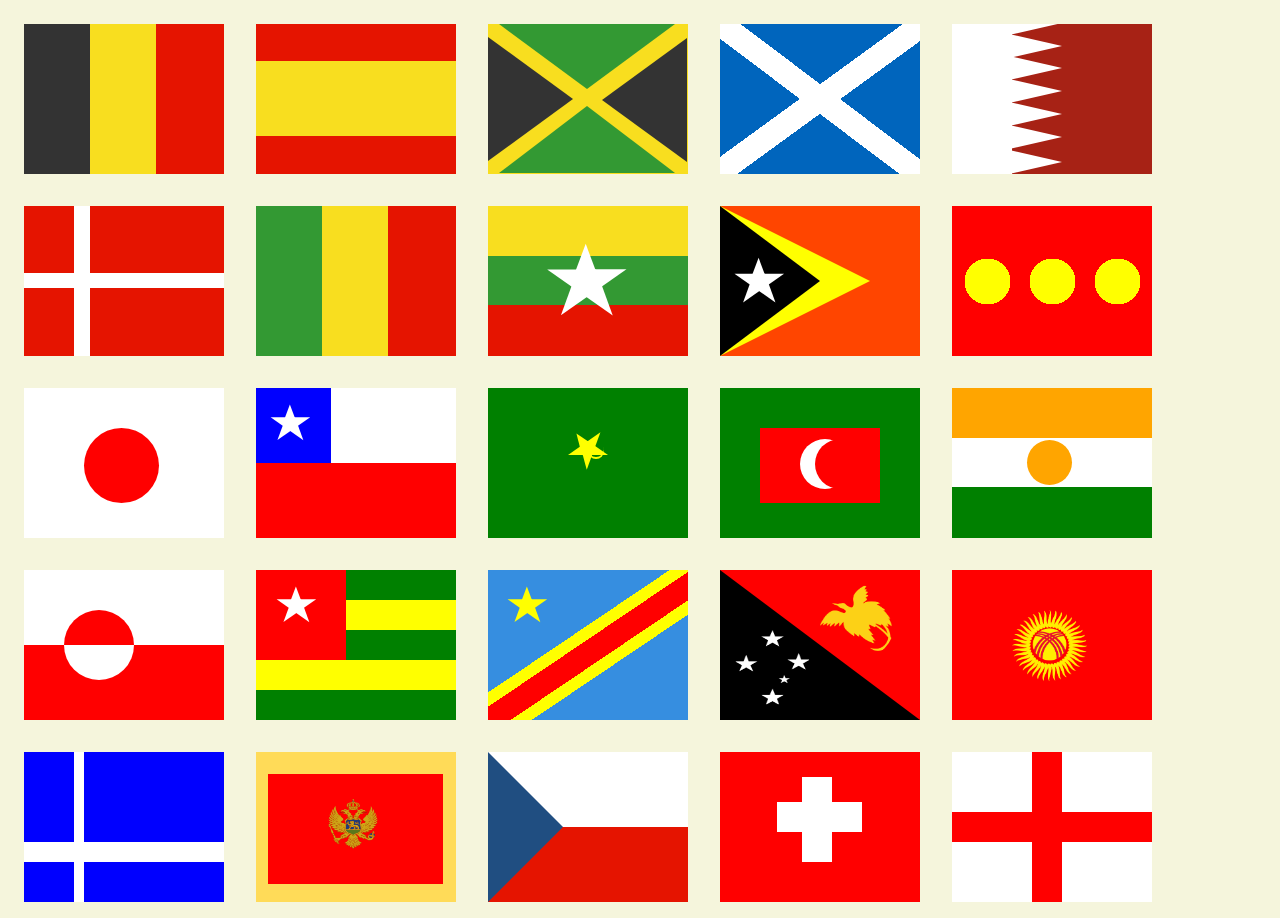
<file: Assignment1/index.html>
<!DOCTYPE html>
<html>
  <head>
    <meta charset="UTF-8">
    <title>Flags</title>
    <link rel="stylesheet" href="assets/css/flags.css">
  </head>
  <body>
    <div class="FLAG belgium"></div>

    <div class="FLAG spain"></div>

    <div class="FLAG jamaica">
      <div class="triangleL"></div>
      <div class="triangleR"></div>
    </div>

    <div class="FLAG scotland"></div>

    <div class="FLAG qatar">
      <div class="triangle1"></div>
      <div class="triangle2"></div>
      <div class="triangle3"></div>
      <div class="triangle4"></div>
      <div class="triangle5"></div>
      <div class="triangle6"></div>
      <div class="triangle7"></div>
      <div class="triangle8"></div>
    </div>

    <div class="FLAG denmark"></div>

    <div class="FLAG mali"></div>

    <div class="FLAG burma">
      <div class="star">
        <div class="inner-star"></div>
      </div>
    </div>

    <div class="FLAG timor">
      <div class="triangle-outer">
        <div class="triangle-inner">
          <div class="star-wrap">
            <div class="star"></div>
          </div>
        </div>
      </div>
    </div>

    <div class="FLAG christies"></div>

    <div class="FLAG japan">
      <div class="circle"></div>
    </div>

    <div class="FLAG chile">
      <div class="box">
        <div class="star">
          <div class="inner-star"></div>
        </div>
      </div>
    </div>

    <div class="FLAG mau">
      <div class="star">
        <div class="moon"></div>
      </div>
    </div>

    <div class="FLAG maldives">
      <div class="rect">
        <div class="moon"></div>
      </div>
    </div>

    <div class="FLAG niger">
      <div class="circle"></div>
    </div>

    <div class="FLAG greenland"></div>

    <div class="FLAG togo">
      <div class="box">
        <div class="star">
          <div class="inner-star"></div>
        </div>
      </div>
    </div>

    <div class="FLAG congo">
      <div class="star">
        <div class="inner-star"></div>
      </div>
    </div>

    <div class="FLAG guinea">
      <div class="right-triangle">
        <img src="assets/pics/papue@300.png" style="margin-top:-135px;margin-left:-100px;">
        <img src="assets/pics/papue_stars@300.png" style="margin-top:-30px;margin-left:-185px;">
      </div>
    </div>

    <div class="FLAG kyr">
      <img src="assets/pics/kyr@300.png" style="margin-top:40px;margin-left:60px;">
    </div>

    <!--Can't get it to work
    <div class="FLAG guyana">
      <div class="inner-triangle"></div>
      <div class="triangle"></div>
    </div>-->


    <div class="FLAG iceland"></div>

    <div class="FLAG mont">
      <div class="yellow-wrap">
        <img src="assets/pics/300ppi/mon@300x.png" style="margin-top:25px; margin-left:60px;">
      </div>
    </div>

    <div class="FLAG czech">
      <div class="triangle"></div>
    </div>

    <div class="FLAG swiss">
      <div class="cross1">
        <div class="cross2"></div>
      </div>
    </div>

    <div class="FLAG georgia">
      <div class="big-cross1">
        <div class="big-cross2"></div>
      </div>
    </div>

  </body>
</html>
</file>
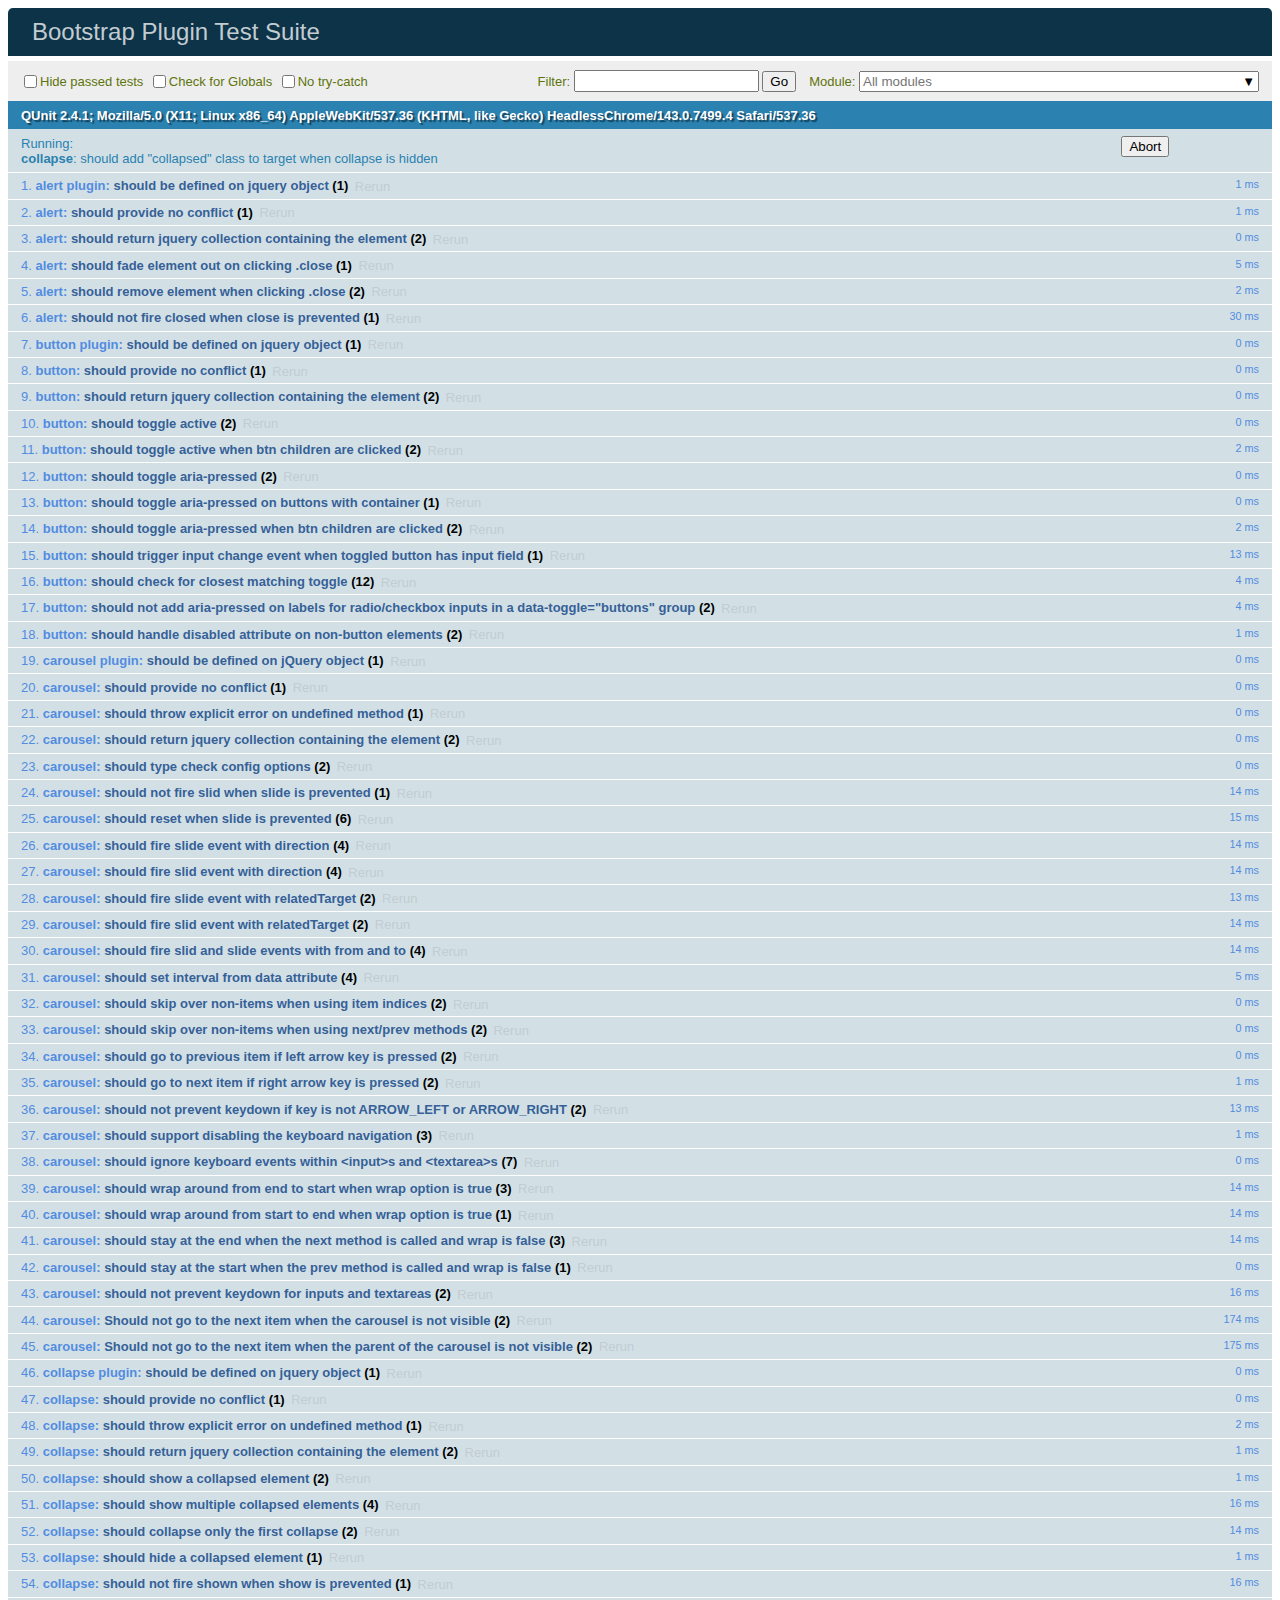
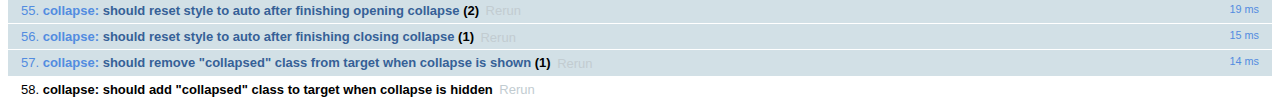
<file: Class_Demo/bower/bower_components/bootstrap/js/tests/index.html>
<!doctype html>
<html lang="en">
  <head>
    <meta charset="utf-8">
    <meta name="viewport" content="width=device-width, initial-scale=1, shrink-to-fit=no">
    <title>Bootstrap Plugin Test Suite</title>

    <!-- jQuery -->
    <script>
      (function () {
        var path = '../../assets/js/vendor/jquery-slim.min.js'
        // get jquery param from the query string.
        var jQueryVersion = location.search.match(/[?&]jquery=(.*?)(?=&|$)/)

        // If a version was specified, use that version from our vendor folder
        if (jQueryVersion) {
          path = 'vendor/jquery-' + jQueryVersion[1] + '.min.js'
        }
        document.write('<script src="' + path + '"><\/script>')
      }())
    </script>
    <script src="../../assets/js/vendor/popper.min.js"></script>

    <!-- QUnit -->
    <link rel="stylesheet" href="vendor/qunit.css" media="screen">
    <script src="vendor/qunit.js"></script>

    <script>
      // Disable jQuery event aliases to ensure we don't accidentally use any of them
      [
        'blur',
        'focus',
        'focusin',
        'focusout',
        'resize',
        'scroll',
        'click',
        'dblclick',
        'mousedown',
        'mouseup',
        'mousemove',
        'mouseover',
        'mouseout',
        'mouseenter',
        'mouseleave',
        'change',
        'select',
        'submit',
        'keydown',
        'keypress',
        'keyup',
        'contextmenu'
      ].forEach(function(eventAlias) {
        $.fn[eventAlias] = function() {
          throw new Error('Using the ".' + eventAlias + '()" method is not allowed, so that Bootstrap can be compatible with custom jQuery builds which exclude the "event aliases" module that defines said method. See https://github.com/twbs/bootstrap/blob/master/CONTRIBUTING.md#js')
        }
      })

      // Require assert.expect in each test
      QUnit.config.requireExpects = true

      // See https://github.com/axemclion/grunt-saucelabs#test-result-details-with-qunit
      var log = []
      var testName

      QUnit.done(function(testResults) {
        var tests = []
        for (var i = 0; i < log.length; i++) {
          var details = log[i]
          tests.push({
            name: details.name,
            result: details.result,
            expected: details.expected,
            actual: details.actual,
            source: details.source
          })
        }
        testResults.tests = tests

        window.global_test_results = testResults
      })

      QUnit.testStart(function(testDetails) {
        QUnit.log(function(details) {
          if (!details.result) {
            details.name = testDetails.name
            log.push(details)
          }
        })
      })

      // Display fixture on-screen on iOS to avoid false positives
      // See https://github.com/twbs/bootstrap/pull/15955
      if (/iPhone|iPad|iPod/.test(navigator.userAgent)) {
        QUnit.begin(function() {
          $('#qunit-fixture').css({ top: 0, left: 0 })
        })

        QUnit.done(function() {
          $('#qunit-fixture').css({ top: '', left: '' })
        })
      }
    </script>

    <!-- Transpiled Plugins -->
    <script src="../dist/util.js"></script>
    <script src="../dist/alert.js"></script>
    <script src="../dist/button.js"></script>
    <script src="../dist/carousel.js"></script>
    <script src="../dist/collapse.js"></script>
    <script src="../dist/dropdown.js"></script>
    <script src="../dist/modal.js"></script>
    <script src="../dist/scrollspy.js"></script>
    <script src="../dist/tab.js"></script>
    <script src="../dist/tooltip.js"></script>
    <script src="../dist/popover.js"></script>

    <!-- Unit Tests -->
    <script src="unit/alert.js"></script>
    <script src="unit/button.js"></script>
    <script src="unit/carousel.js"></script>
    <script src="unit/collapse.js"></script>
    <script src="unit/dropdown.js"></script>
    <script src="unit/modal.js"></script>
    <script src="unit/scrollspy.js"></script>
    <script src="unit/tab.js"></script>
    <script src="unit/tooltip.js"></script>
    <script src="unit/popover.js"></script>
    <script src="unit/util.js"></script>
  </head>
  <body>
    <div id="qunit-container">
      <div id="qunit"></div>
      <div id="qunit-fixture"></div>
    </div>
  </body>
</html>
</file>
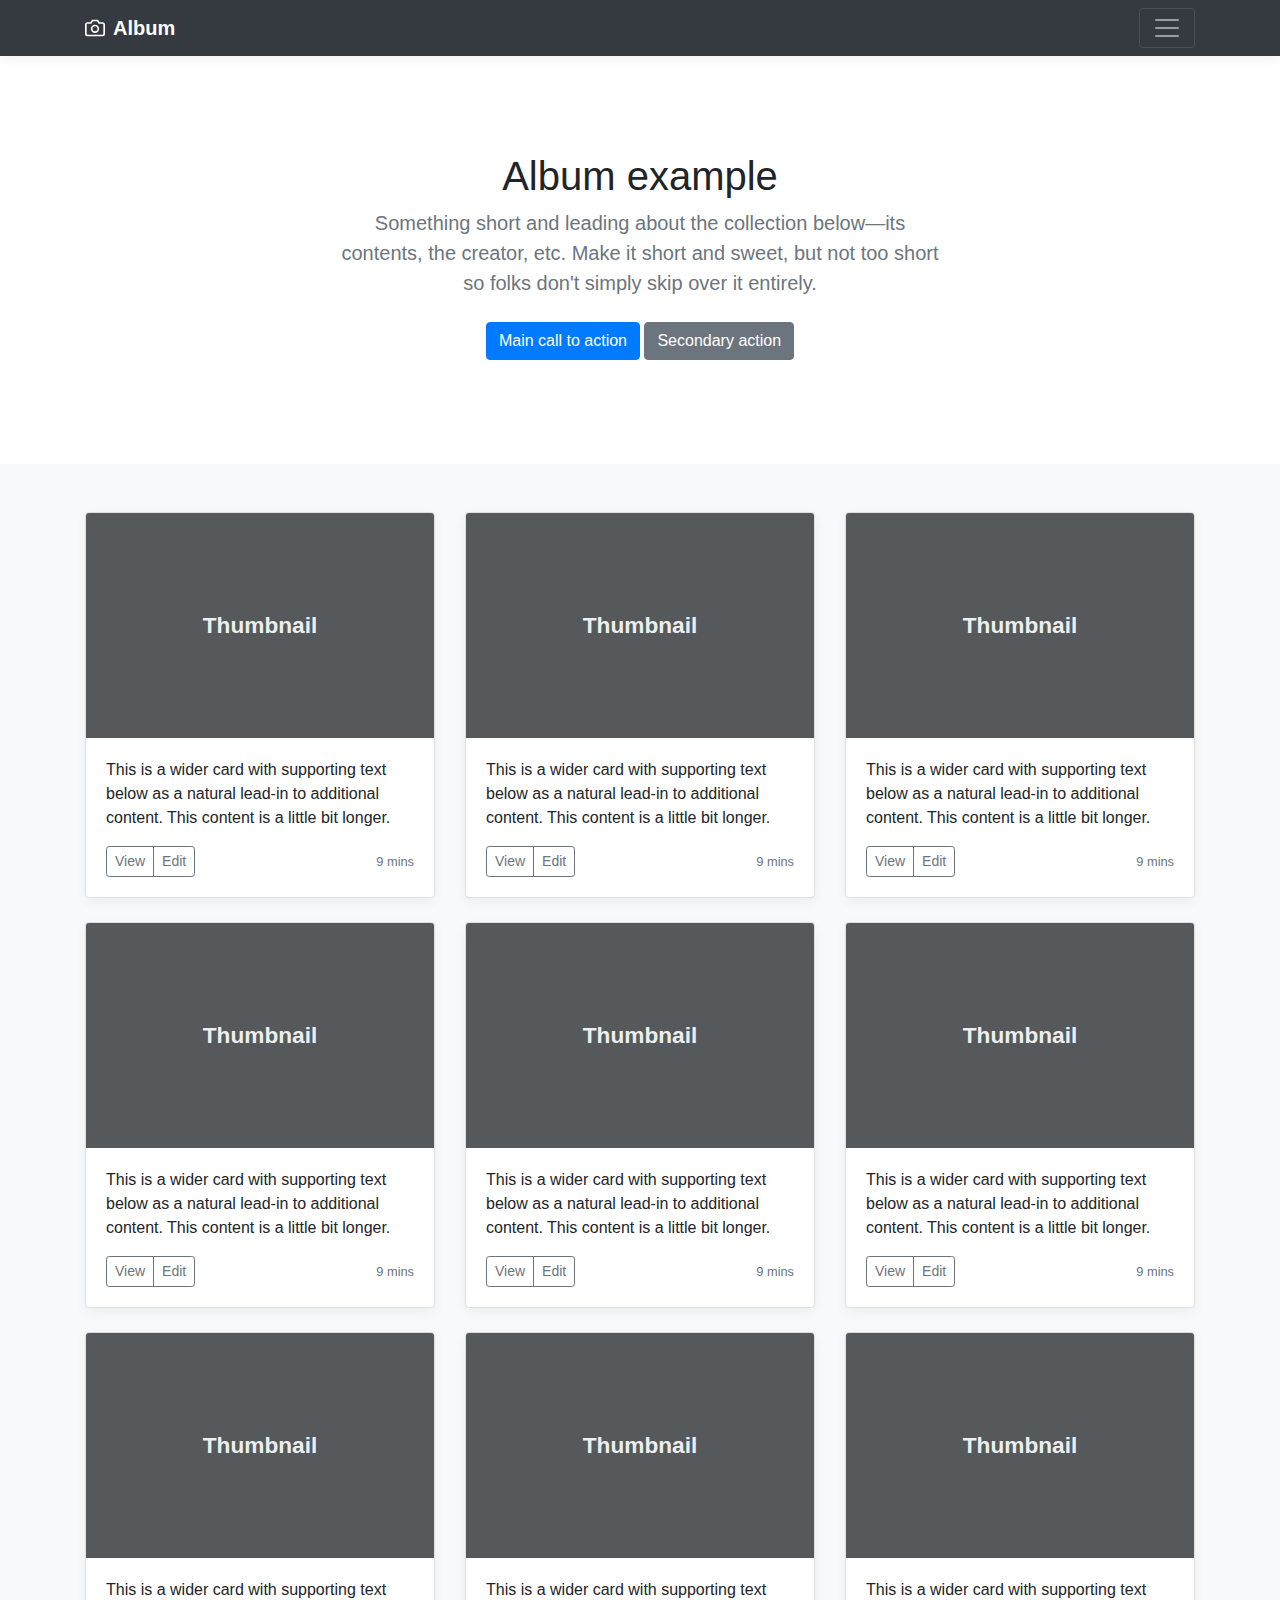
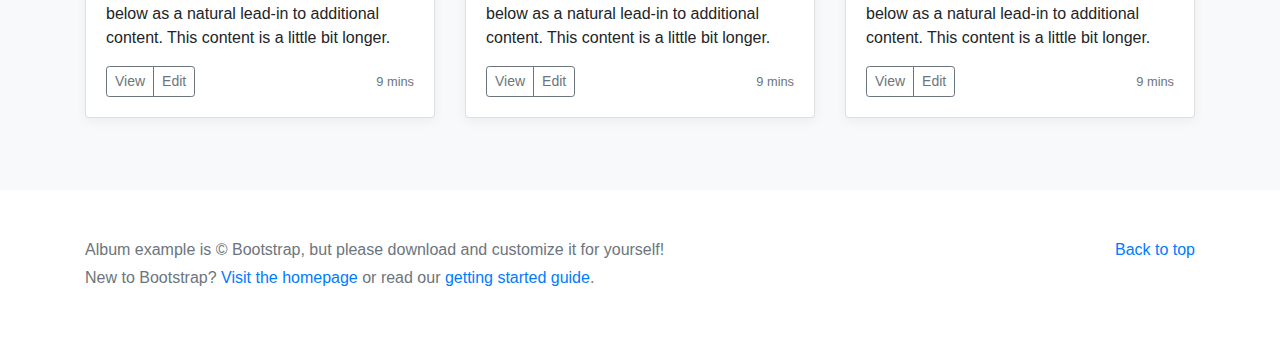
<file: Class_Demo/bower/bower_components/bootstrap/docs/4.0/examples/album/index.html>
<!doctype html>
<html lang="en">
  <head>
    <meta charset="utf-8">
    <meta name="viewport" content="width=device-width, initial-scale=1, shrink-to-fit=no">
    <meta name="description" content="">
    <meta name="author" content="">
    <link rel="icon" href="../../../../favicon.ico">

    <title>Album example for Bootstrap</title>

    <!-- Bootstrap core CSS -->
    <link href="../../../../dist/css/bootstrap.min.css" rel="stylesheet">

    <!-- Custom styles for this template -->
    <link href="album.css" rel="stylesheet">
  </head>

  <body>

    <header>
      <div class="collapse bg-dark" id="navbarHeader">
        <div class="container">
          <div class="row">
            <div class="col-sm-8 col-md-7 py-4">
              <h4 class="text-white">About</h4>
              <p class="text-muted">Add some information about the album below, the author, or any other background context. Make it a few sentences long so folks can pick up some informative tidbits. Then, link them off to some social networking sites or contact information.</p>
            </div>
            <div class="col-sm-4 offset-md-1 py-4">
              <h4 class="text-white">Contact</h4>
              <ul class="list-unstyled">
                <li><a href="#" class="text-white">Follow on Twitter</a></li>
                <li><a href="#" class="text-white">Like on Facebook</a></li>
                <li><a href="#" class="text-white">Email me</a></li>
              </ul>
            </div>
          </div>
        </div>
      </div>
      <div class="navbar navbar-dark bg-dark box-shadow">
        <div class="container d-flex justify-content-between">
          <a href="#" class="navbar-brand d-flex align-items-center">
            <svg xmlns="http://www.w3.org/2000/svg" width="20" height="20" viewBox="0 0 24 24" fill="none" stroke="currentColor" stroke-width="2" stroke-linecap="round" stroke-linejoin="round" class="mr-2"><path d="M23 19a2 2 0 0 1-2 2H3a2 2 0 0 1-2-2V8a2 2 0 0 1 2-2h4l2-3h6l2 3h4a2 2 0 0 1 2 2z"></path><circle cx="12" cy="13" r="4"></circle></svg>
            <strong>Album</strong>
          </a>
          <button class="navbar-toggler" type="button" data-toggle="collapse" data-target="#navbarHeader" aria-controls="navbarHeader" aria-expanded="false" aria-label="Toggle navigation">
            <span class="navbar-toggler-icon"></span>
          </button>
        </div>
      </div>
    </header>

    <main role="main">

      <section class="jumbotron text-center">
        <div class="container">
          <h1 class="jumbotron-heading">Album example</h1>
          <p class="lead text-muted">Something short and leading about the collection below—its contents, the creator, etc. Make it short and sweet, but not too short so folks don't simply skip over it entirely.</p>
          <p>
            <a href="#" class="btn btn-primary my-2">Main call to action</a>
            <a href="#" class="btn btn-secondary my-2">Secondary action</a>
          </p>
        </div>
      </section>

      <div class="album py-5 bg-light">
        <div class="container">

          <div class="row">
            <div class="col-md-4">
              <div class="card mb-4 box-shadow">
                <img class="card-img-top" data-src="holder.js/100px225?theme=thumb&bg=55595c&fg=eceeef&text=Thumbnail" alt="Card image cap">
                <div class="card-body">
                  <p class="card-text">This is a wider card with supporting text below as a natural lead-in to additional content. This content is a little bit longer.</p>
                  <div class="d-flex justify-content-between align-items-center">
                    <div class="btn-group">
                      <button type="button" class="btn btn-sm btn-outline-secondary">View</button>
                      <button type="button" class="btn btn-sm btn-outline-secondary">Edit</button>
                    </div>
                    <small class="text-muted">9 mins</small>
                  </div>
                </div>
              </div>
            </div>
            <div class="col-md-4">
              <div class="card mb-4 box-shadow">
                <img class="card-img-top" data-src="holder.js/100px225?theme=thumb&bg=55595c&fg=eceeef&text=Thumbnail" alt="Card image cap">
                <div class="card-body">
                  <p class="card-text">This is a wider card with supporting text below as a natural lead-in to additional content. This content is a little bit longer.</p>
                  <div class="d-flex justify-content-between align-items-center">
                    <div class="btn-group">
                      <button type="button" class="btn btn-sm btn-outline-secondary">View</button>
                      <button type="button" class="btn btn-sm btn-outline-secondary">Edit</button>
                    </div>
                    <small class="text-muted">9 mins</small>
                  </div>
                </div>
              </div>
            </div>
            <div class="col-md-4">
              <div class="card mb-4 box-shadow">
                <img class="card-img-top" data-src="holder.js/100px225?theme=thumb&bg=55595c&fg=eceeef&text=Thumbnail" alt="Card image cap">
                <div class="card-body">
                  <p class="card-text">This is a wider card with supporting text below as a natural lead-in to additional content. This content is a little bit longer.</p>
                  <div class="d-flex justify-content-between align-items-center">
                    <div class="btn-group">
                      <button type="button" class="btn btn-sm btn-outline-secondary">View</button>
                      <button type="button" class="btn btn-sm btn-outline-secondary">Edit</button>
                    </div>
                    <small class="text-muted">9 mins</small>
                  </div>
                </div>
              </div>
            </div>

            <div class="col-md-4">
              <div class="card mb-4 box-shadow">
                <img class="card-img-top" data-src="holder.js/100px225?theme=thumb&bg=55595c&fg=eceeef&text=Thumbnail" alt="Card image cap">
                <div class="card-body">
                  <p class="card-text">This is a wider card with supporting text below as a natural lead-in to additional content. This content is a little bit longer.</p>
                  <div class="d-flex justify-content-between align-items-center">
                    <div class="btn-group">
                      <button type="button" class="btn btn-sm btn-outline-secondary">View</button>
                      <button type="button" class="btn btn-sm btn-outline-secondary">Edit</button>
                    </div>
                    <small class="text-muted">9 mins</small>
                  </div>
                </div>
              </div>
            </div>
            <div class="col-md-4">
              <div class="card mb-4 box-shadow">
                <img class="card-img-top" data-src="holder.js/100px225?theme=thumb&bg=55595c&fg=eceeef&text=Thumbnail" alt="Card image cap">
                <div class="card-body">
                  <p class="card-text">This is a wider card with supporting text below as a natural lead-in to additional content. This content is a little bit longer.</p>
                  <div class="d-flex justify-content-between align-items-center">
                    <div class="btn-group">
                      <button type="button" class="btn btn-sm btn-outline-secondary">View</button>
                      <button type="button" class="btn btn-sm btn-outline-secondary">Edit</button>
                    </div>
                    <small class="text-muted">9 mins</small>
                  </div>
                </div>
              </div>
            </div>
            <div class="col-md-4">
              <div class="card mb-4 box-shadow">
                <img class="card-img-top" data-src="holder.js/100px225?theme=thumb&bg=55595c&fg=eceeef&text=Thumbnail" alt="Card image cap">
                <div class="card-body">
                  <p class="card-text">This is a wider card with supporting text below as a natural lead-in to additional content. This content is a little bit longer.</p>
                  <div class="d-flex justify-content-between align-items-center">
                    <div class="btn-group">
                      <button type="button" class="btn btn-sm btn-outline-secondary">View</button>
                      <button type="button" class="btn btn-sm btn-outline-secondary">Edit</button>
                    </div>
                    <small class="text-muted">9 mins</small>
                  </div>
                </div>
              </div>
            </div>

            <div class="col-md-4">
              <div class="card mb-4 box-shadow">
                <img class="card-img-top" data-src="holder.js/100px225?theme=thumb&bg=55595c&fg=eceeef&text=Thumbnail" alt="Card image cap">
                <div class="card-body">
                  <p class="card-text">This is a wider card with supporting text below as a natural lead-in to additional content. This content is a little bit longer.</p>
                  <div class="d-flex justify-content-between align-items-center">
                    <div class="btn-group">
                      <button type="button" class="btn btn-sm btn-outline-secondary">View</button>
                      <button type="button" class="btn btn-sm btn-outline-secondary">Edit</button>
                    </div>
                    <small class="text-muted">9 mins</small>
                  </div>
                </div>
              </div>
            </div>
            <div class="col-md-4">
              <div class="card mb-4 box-shadow">
                <img class="card-img-top" data-src="holder.js/100px225?theme=thumb&bg=55595c&fg=eceeef&text=Thumbnail" alt="Card image cap">
                <div class="card-body">
                  <p class="card-text">This is a wider card with supporting text below as a natural lead-in to additional content. This content is a little bit longer.</p>
                  <div class="d-flex justify-content-between align-items-center">
                    <div class="btn-group">
                      <button type="button" class="btn btn-sm btn-outline-secondary">View</button>
                      <button type="button" class="btn btn-sm btn-outline-secondary">Edit</button>
                    </div>
                    <small class="text-muted">9 mins</small>
                  </div>
                </div>
              </div>
            </div>
            <div class="col-md-4">
              <div class="card mb-4 box-shadow">
                <img class="card-img-top" data-src="holder.js/100px225?theme=thumb&bg=55595c&fg=eceeef&text=Thumbnail" alt="Card image cap">
                <div class="card-body">
                  <p class="card-text">This is a wider card with supporting text below as a natural lead-in to additional content. This content is a little bit longer.</p>
                  <div class="d-flex justify-content-between align-items-center">
                    <div class="btn-group">
                      <button type="button" class="btn btn-sm btn-outline-secondary">View</button>
                      <button type="button" class="btn btn-sm btn-outline-secondary">Edit</button>
                    </div>
                    <small class="text-muted">9 mins</small>
                  </div>
                </div>
              </div>
            </div>
          </div>
        </div>
      </div>

    </main>

    <footer class="text-muted">
      <div class="container">
        <p class="float-right">
          <a href="#">Back to top</a>
        </p>
        <p>Album example is &copy; Bootstrap, but please download and customize it for yourself!</p>
        <p>New to Bootstrap? <a href="../../">Visit the homepage</a> or read our <a href="../../getting-started/">getting started guide</a>.</p>
      </div>
    </footer>

    <!-- Bootstrap core JavaScript
    ================================================== -->
    <!-- Placed at the end of the document so the pages load faster -->
    <script src="https://code.jquery.com/jquery-3.2.1.slim.min.js" integrity="sha384-KJ3o2DKtIkvYIK3UENzmM7KCkRr/rE9/Qpg6aAZGJwFDMVNA/GpGFF93hXpG5KkN" crossorigin="anonymous"></script>
    <script>window.jQuery || document.write('<script src="../../../../assets/js/vendor/jquery-slim.min.js"><\/script>')</script>
    <script src="../../../../assets/js/vendor/popper.min.js"></script>
    <script src="../../../../dist/js/bootstrap.min.js"></script>
    <script src="../../../../assets/js/vendor/holder.min.js"></script>
  </body>
</html>
</file>
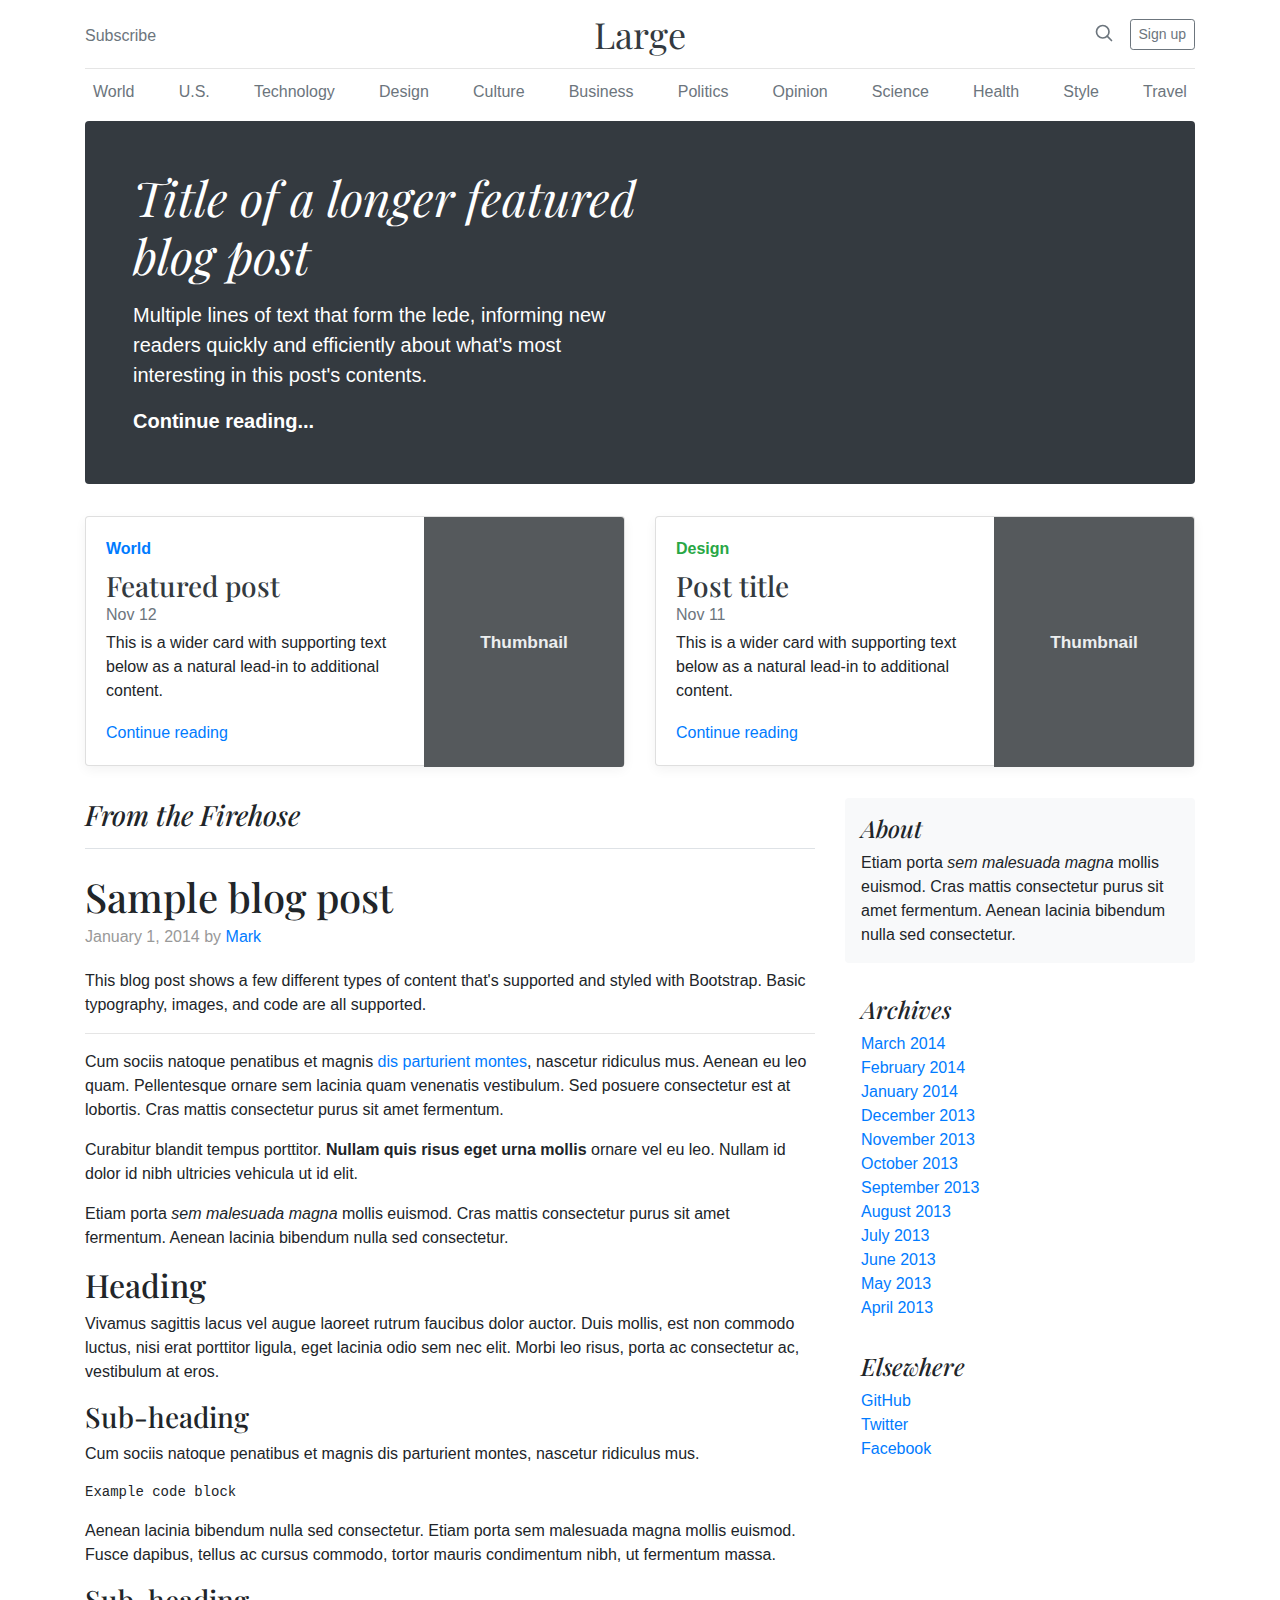
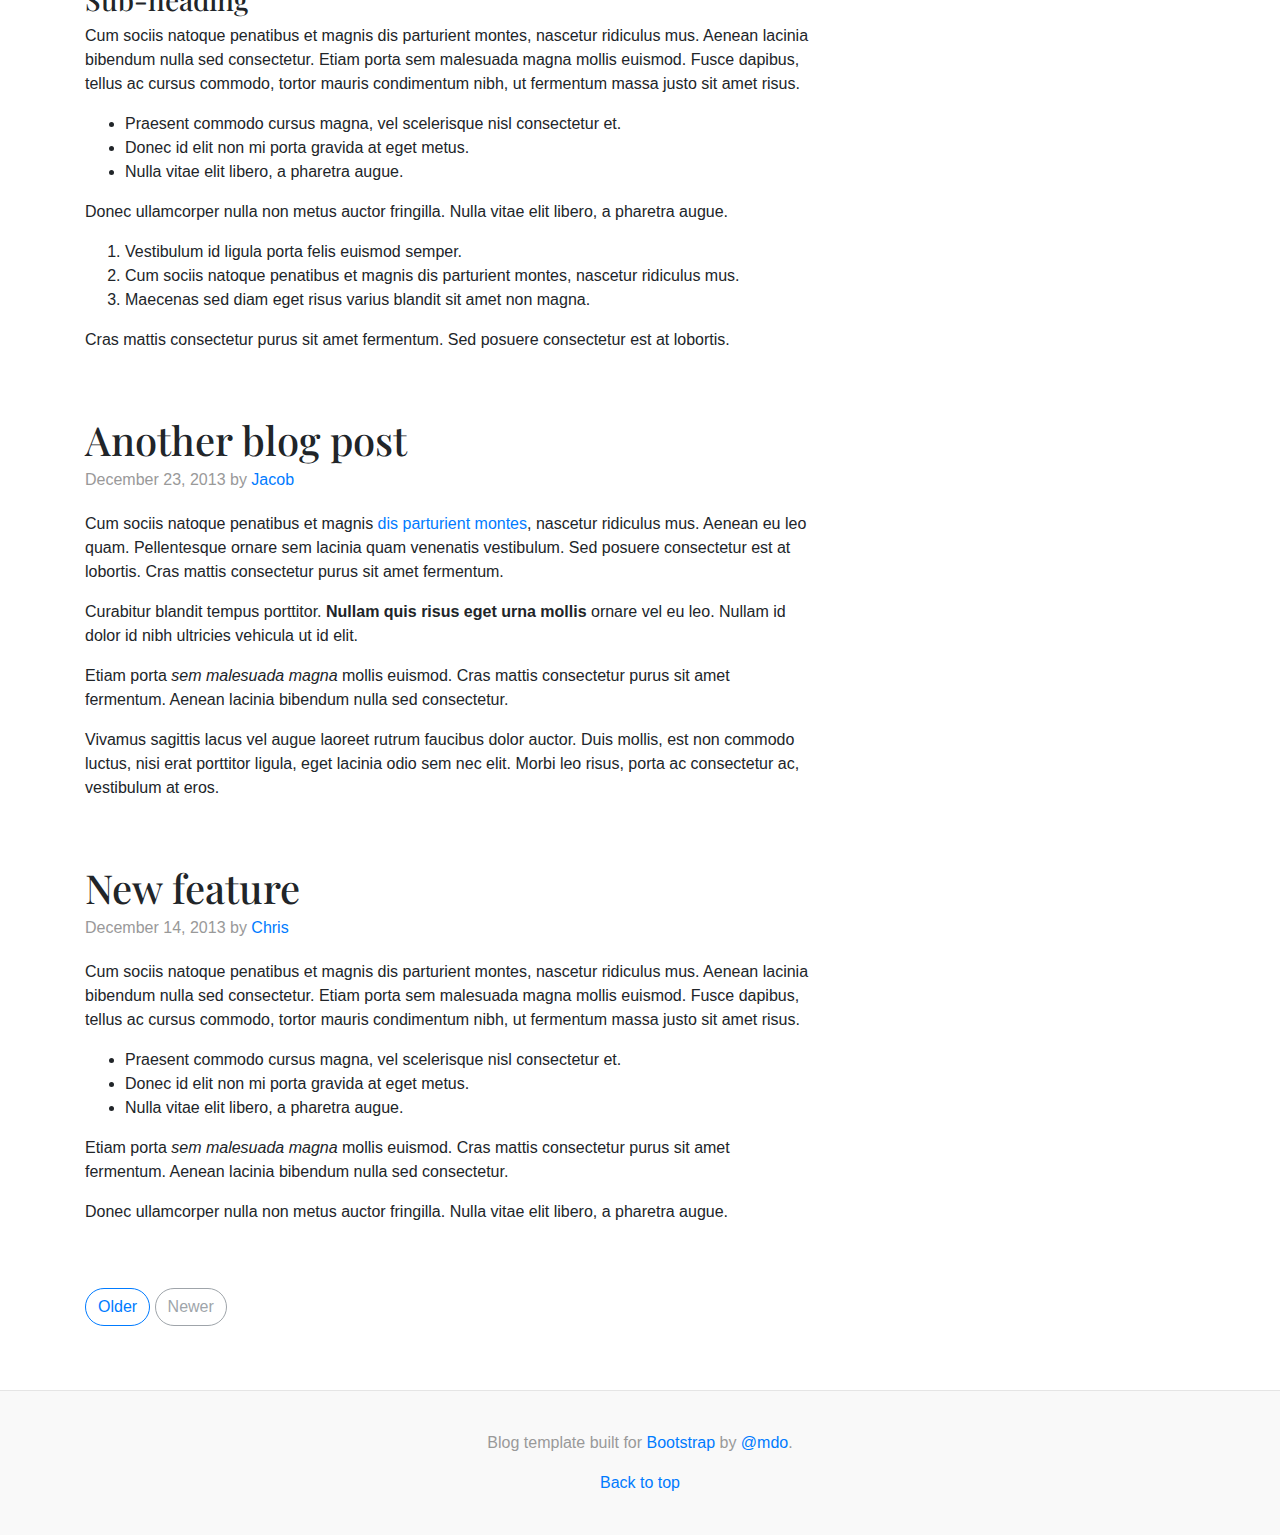
<file: Class_Demo/bower/bower_components/bootstrap/docs/4.0/examples/blog/index.html>
<!doctype html>
<html lang="en">
  <head>
    <meta charset="utf-8">
    <meta name="viewport" content="width=device-width, initial-scale=1, shrink-to-fit=no">
    <meta name="description" content="">
    <meta name="author" content="">
    <link rel="icon" href="../../../../favicon.ico">

    <title>Blog Template for Bootstrap</title>

    <!-- Bootstrap core CSS -->
    <link href="../../../../dist/css/bootstrap.min.css" rel="stylesheet">

    <!-- Custom styles for this template -->
    <link href="https://fonts.googleapis.com/css?family=Playfair+Display:700,900" rel="stylesheet">
    <link href="blog.css" rel="stylesheet">
  </head>

  <body>

    <div class="container">
      <header class="blog-header py-3">
        <div class="row flex-nowrap justify-content-between align-items-center">
          <div class="col-4 pt-1">
            <a class="text-muted" href="#">Subscribe</a>
          </div>
          <div class="col-4 text-center">
            <a class="blog-header-logo text-dark" href="#">Large</a>
          </div>
          <div class="col-4 d-flex justify-content-end align-items-center">
            <a class="text-muted" href="#">
              <svg xmlns="http://www.w3.org/2000/svg" width="20" height="20" viewBox="0 0 24 24" fill="none" stroke="currentColor" stroke-width="2" stroke-linecap="round" stroke-linejoin="round" class="mx-3"><circle cx="10.5" cy="10.5" r="7.5"></circle><line x1="21" y1="21" x2="15.8" y2="15.8"></line></svg>
            </a>
            <a class="btn btn-sm btn-outline-secondary" href="#">Sign up</a>
          </div>
        </div>
      </header>

      <div class="nav-scroller py-1 mb-2">
        <nav class="nav d-flex justify-content-between">
          <a class="p-2 text-muted" href="#">World</a>
          <a class="p-2 text-muted" href="#">U.S.</a>
          <a class="p-2 text-muted" href="#">Technology</a>
          <a class="p-2 text-muted" href="#">Design</a>
          <a class="p-2 text-muted" href="#">Culture</a>
          <a class="p-2 text-muted" href="#">Business</a>
          <a class="p-2 text-muted" href="#">Politics</a>
          <a class="p-2 text-muted" href="#">Opinion</a>
          <a class="p-2 text-muted" href="#">Science</a>
          <a class="p-2 text-muted" href="#">Health</a>
          <a class="p-2 text-muted" href="#">Style</a>
          <a class="p-2 text-muted" href="#">Travel</a>
        </nav>
      </div>

      <div class="jumbotron p-3 p-md-5 text-white rounded bg-dark">
        <div class="col-md-6 px-0">
          <h1 class="display-4 font-italic">Title of a longer featured blog post</h1>
          <p class="lead my-3">Multiple lines of text that form the lede, informing new readers quickly and efficiently about what's most interesting in this post's contents.</p>
          <p class="lead mb-0"><a href="#" class="text-white font-weight-bold">Continue reading...</a></p>
        </div>
      </div>

      <div class="row mb-2">
        <div class="col-md-6">
          <div class="card flex-md-row mb-4 box-shadow h-md-250">
            <div class="card-body d-flex flex-column align-items-start">
              <strong class="d-inline-block mb-2 text-primary">World</strong>
              <h3 class="mb-0">
                <a class="text-dark" href="#">Featured post</a>
              </h3>
              <div class="mb-1 text-muted">Nov 12</div>
              <p class="card-text mb-auto">This is a wider card with supporting text below as a natural lead-in to additional content.</p>
              <a href="#">Continue reading</a>
            </div>
            <img class="card-img-right flex-auto d-none d-md-block" data-src="holder.js/200x250?theme=thumb" alt="Card image cap">
          </div>
        </div>
        <div class="col-md-6">
          <div class="card flex-md-row mb-4 box-shadow h-md-250">
            <div class="card-body d-flex flex-column align-items-start">
              <strong class="d-inline-block mb-2 text-success">Design</strong>
              <h3 class="mb-0">
                <a class="text-dark" href="#">Post title</a>
              </h3>
              <div class="mb-1 text-muted">Nov 11</div>
              <p class="card-text mb-auto">This is a wider card with supporting text below as a natural lead-in to additional content.</p>
              <a href="#">Continue reading</a>
            </div>
            <img class="card-img-right flex-auto d-none d-md-block" data-src="holder.js/200x250?theme=thumb" alt="Card image cap">
          </div>
        </div>
      </div>
    </div>

    <main role="main" class="container">
      <div class="row">
        <div class="col-md-8 blog-main">
          <h3 class="pb-3 mb-4 font-italic border-bottom">
            From the Firehose
          </h3>

          <div class="blog-post">
            <h2 class="blog-post-title">Sample blog post</h2>
            <p class="blog-post-meta">January 1, 2014 by <a href="#">Mark</a></p>

            <p>This blog post shows a few different types of content that's supported and styled with Bootstrap. Basic typography, images, and code are all supported.</p>
            <hr>
            <p>Cum sociis natoque penatibus et magnis <a href="#">dis parturient montes</a>, nascetur ridiculus mus. Aenean eu leo quam. Pellentesque ornare sem lacinia quam venenatis vestibulum. Sed posuere consectetur est at lobortis. Cras mattis consectetur purus sit amet fermentum.</p>
            <blockquote>
              <p>Curabitur blandit tempus porttitor. <strong>Nullam quis risus eget urna mollis</strong> ornare vel eu leo. Nullam id dolor id nibh ultricies vehicula ut id elit.</p>
            </blockquote>
            <p>Etiam porta <em>sem malesuada magna</em> mollis euismod. Cras mattis consectetur purus sit amet fermentum. Aenean lacinia bibendum nulla sed consectetur.</p>
            <h2>Heading</h2>
            <p>Vivamus sagittis lacus vel augue laoreet rutrum faucibus dolor auctor. Duis mollis, est non commodo luctus, nisi erat porttitor ligula, eget lacinia odio sem nec elit. Morbi leo risus, porta ac consectetur ac, vestibulum at eros.</p>
            <h3>Sub-heading</h3>
            <p>Cum sociis natoque penatibus et magnis dis parturient montes, nascetur ridiculus mus.</p>
            <pre><code>Example code block</code></pre>
            <p>Aenean lacinia bibendum nulla sed consectetur. Etiam porta sem malesuada magna mollis euismod. Fusce dapibus, tellus ac cursus commodo, tortor mauris condimentum nibh, ut fermentum massa.</p>
            <h3>Sub-heading</h3>
            <p>Cum sociis natoque penatibus et magnis dis parturient montes, nascetur ridiculus mus. Aenean lacinia bibendum nulla sed consectetur. Etiam porta sem malesuada magna mollis euismod. Fusce dapibus, tellus ac cursus commodo, tortor mauris condimentum nibh, ut fermentum massa justo sit amet risus.</p>
            <ul>
              <li>Praesent commodo cursus magna, vel scelerisque nisl consectetur et.</li>
              <li>Donec id elit non mi porta gravida at eget metus.</li>
              <li>Nulla vitae elit libero, a pharetra augue.</li>
            </ul>
            <p>Donec ullamcorper nulla non metus auctor fringilla. Nulla vitae elit libero, a pharetra augue.</p>
            <ol>
              <li>Vestibulum id ligula porta felis euismod semper.</li>
              <li>Cum sociis natoque penatibus et magnis dis parturient montes, nascetur ridiculus mus.</li>
              <li>Maecenas sed diam eget risus varius blandit sit amet non magna.</li>
            </ol>
            <p>Cras mattis consectetur purus sit amet fermentum. Sed posuere consectetur est at lobortis.</p>
          </div><!-- /.blog-post -->

          <div class="blog-post">
            <h2 class="blog-post-title">Another blog post</h2>
            <p class="blog-post-meta">December 23, 2013 by <a href="#">Jacob</a></p>

            <p>Cum sociis natoque penatibus et magnis <a href="#">dis parturient montes</a>, nascetur ridiculus mus. Aenean eu leo quam. Pellentesque ornare sem lacinia quam venenatis vestibulum. Sed posuere consectetur est at lobortis. Cras mattis consectetur purus sit amet fermentum.</p>
            <blockquote>
              <p>Curabitur blandit tempus porttitor. <strong>Nullam quis risus eget urna mollis</strong> ornare vel eu leo. Nullam id dolor id nibh ultricies vehicula ut id elit.</p>
            </blockquote>
            <p>Etiam porta <em>sem malesuada magna</em> mollis euismod. Cras mattis consectetur purus sit amet fermentum. Aenean lacinia bibendum nulla sed consectetur.</p>
            <p>Vivamus sagittis lacus vel augue laoreet rutrum faucibus dolor auctor. Duis mollis, est non commodo luctus, nisi erat porttitor ligula, eget lacinia odio sem nec elit. Morbi leo risus, porta ac consectetur ac, vestibulum at eros.</p>
          </div><!-- /.blog-post -->

          <div class="blog-post">
            <h2 class="blog-post-title">New feature</h2>
            <p class="blog-post-meta">December 14, 2013 by <a href="#">Chris</a></p>

            <p>Cum sociis natoque penatibus et magnis dis parturient montes, nascetur ridiculus mus. Aenean lacinia bibendum nulla sed consectetur. Etiam porta sem malesuada magna mollis euismod. Fusce dapibus, tellus ac cursus commodo, tortor mauris condimentum nibh, ut fermentum massa justo sit amet risus.</p>
            <ul>
              <li>Praesent commodo cursus magna, vel scelerisque nisl consectetur et.</li>
              <li>Donec id elit non mi porta gravida at eget metus.</li>
              <li>Nulla vitae elit libero, a pharetra augue.</li>
            </ul>
            <p>Etiam porta <em>sem malesuada magna</em> mollis euismod. Cras mattis consectetur purus sit amet fermentum. Aenean lacinia bibendum nulla sed consectetur.</p>
            <p>Donec ullamcorper nulla non metus auctor fringilla. Nulla vitae elit libero, a pharetra augue.</p>
          </div><!-- /.blog-post -->

          <nav class="blog-pagination">
            <a class="btn btn-outline-primary" href="#">Older</a>
            <a class="btn btn-outline-secondary disabled" href="#">Newer</a>
          </nav>

        </div><!-- /.blog-main -->

        <aside class="col-md-4 blog-sidebar">
          <div class="p-3 mb-3 bg-light rounded">
            <h4 class="font-italic">About</h4>
            <p class="mb-0">Etiam porta <em>sem malesuada magna</em> mollis euismod. Cras mattis consectetur purus sit amet fermentum. Aenean lacinia bibendum nulla sed consectetur.</p>
          </div>

          <div class="p-3">
            <h4 class="font-italic">Archives</h4>
            <ol class="list-unstyled mb-0">
              <li><a href="#">March 2014</a></li>
              <li><a href="#">February 2014</a></li>
              <li><a href="#">January 2014</a></li>
              <li><a href="#">December 2013</a></li>
              <li><a href="#">November 2013</a></li>
              <li><a href="#">October 2013</a></li>
              <li><a href="#">September 2013</a></li>
              <li><a href="#">August 2013</a></li>
              <li><a href="#">July 2013</a></li>
              <li><a href="#">June 2013</a></li>
              <li><a href="#">May 2013</a></li>
              <li><a href="#">April 2013</a></li>
            </ol>
          </div>

          <div class="p-3">
            <h4 class="font-italic">Elsewhere</h4>
            <ol class="list-unstyled">
              <li><a href="#">GitHub</a></li>
              <li><a href="#">Twitter</a></li>
              <li><a href="#">Facebook</a></li>
            </ol>
          </div>
        </aside><!-- /.blog-sidebar -->

      </div><!-- /.row -->

    </main><!-- /.container -->

    <footer class="blog-footer">
      <p>Blog template built for <a href="https://getbootstrap.com/">Bootstrap</a> by <a href="https://twitter.com/mdo">@mdo</a>.</p>
      <p>
        <a href="#">Back to top</a>
      </p>
    </footer>

    <!-- Bootstrap core JavaScript
    ================================================== -->
    <!-- Placed at the end of the document so the pages load faster -->
    <script src="https://code.jquery.com/jquery-3.2.1.slim.min.js" integrity="sha384-KJ3o2DKtIkvYIK3UENzmM7KCkRr/rE9/Qpg6aAZGJwFDMVNA/GpGFF93hXpG5KkN" crossorigin="anonymous"></script>
    <script>window.jQuery || document.write('<script src="../../../../assets/js/vendor/jquery-slim.min.js"><\/script>')</script>
    <script src="../../../../assets/js/vendor/popper.min.js"></script>
    <script src="../../../../dist/js/bootstrap.min.js"></script>
    <script src="../../../../assets/js/vendor/holder.min.js"></script>
    <script>
      Holder.addTheme('thumb', {
        bg: '#55595c',
        fg: '#eceeef',
        text: 'Thumbnail'
      });
    </script>
  </body>
</html>
</file>
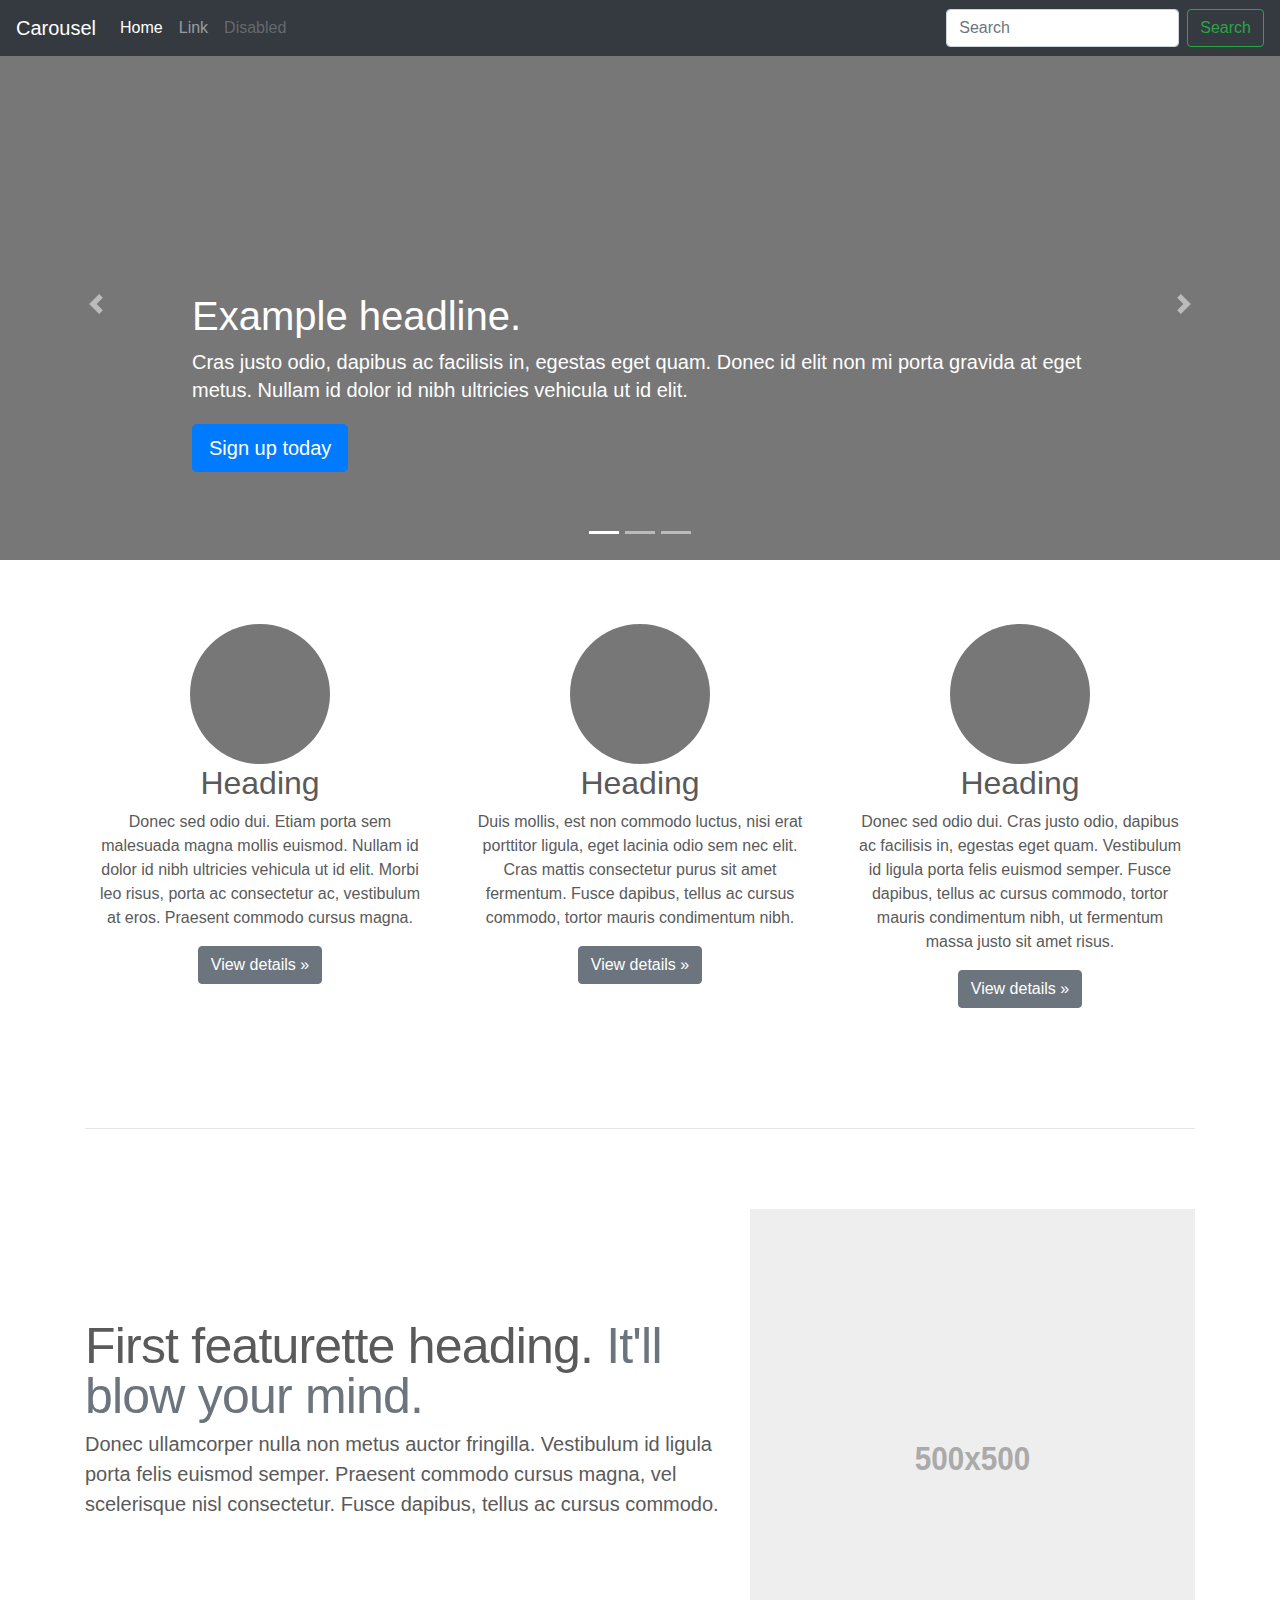
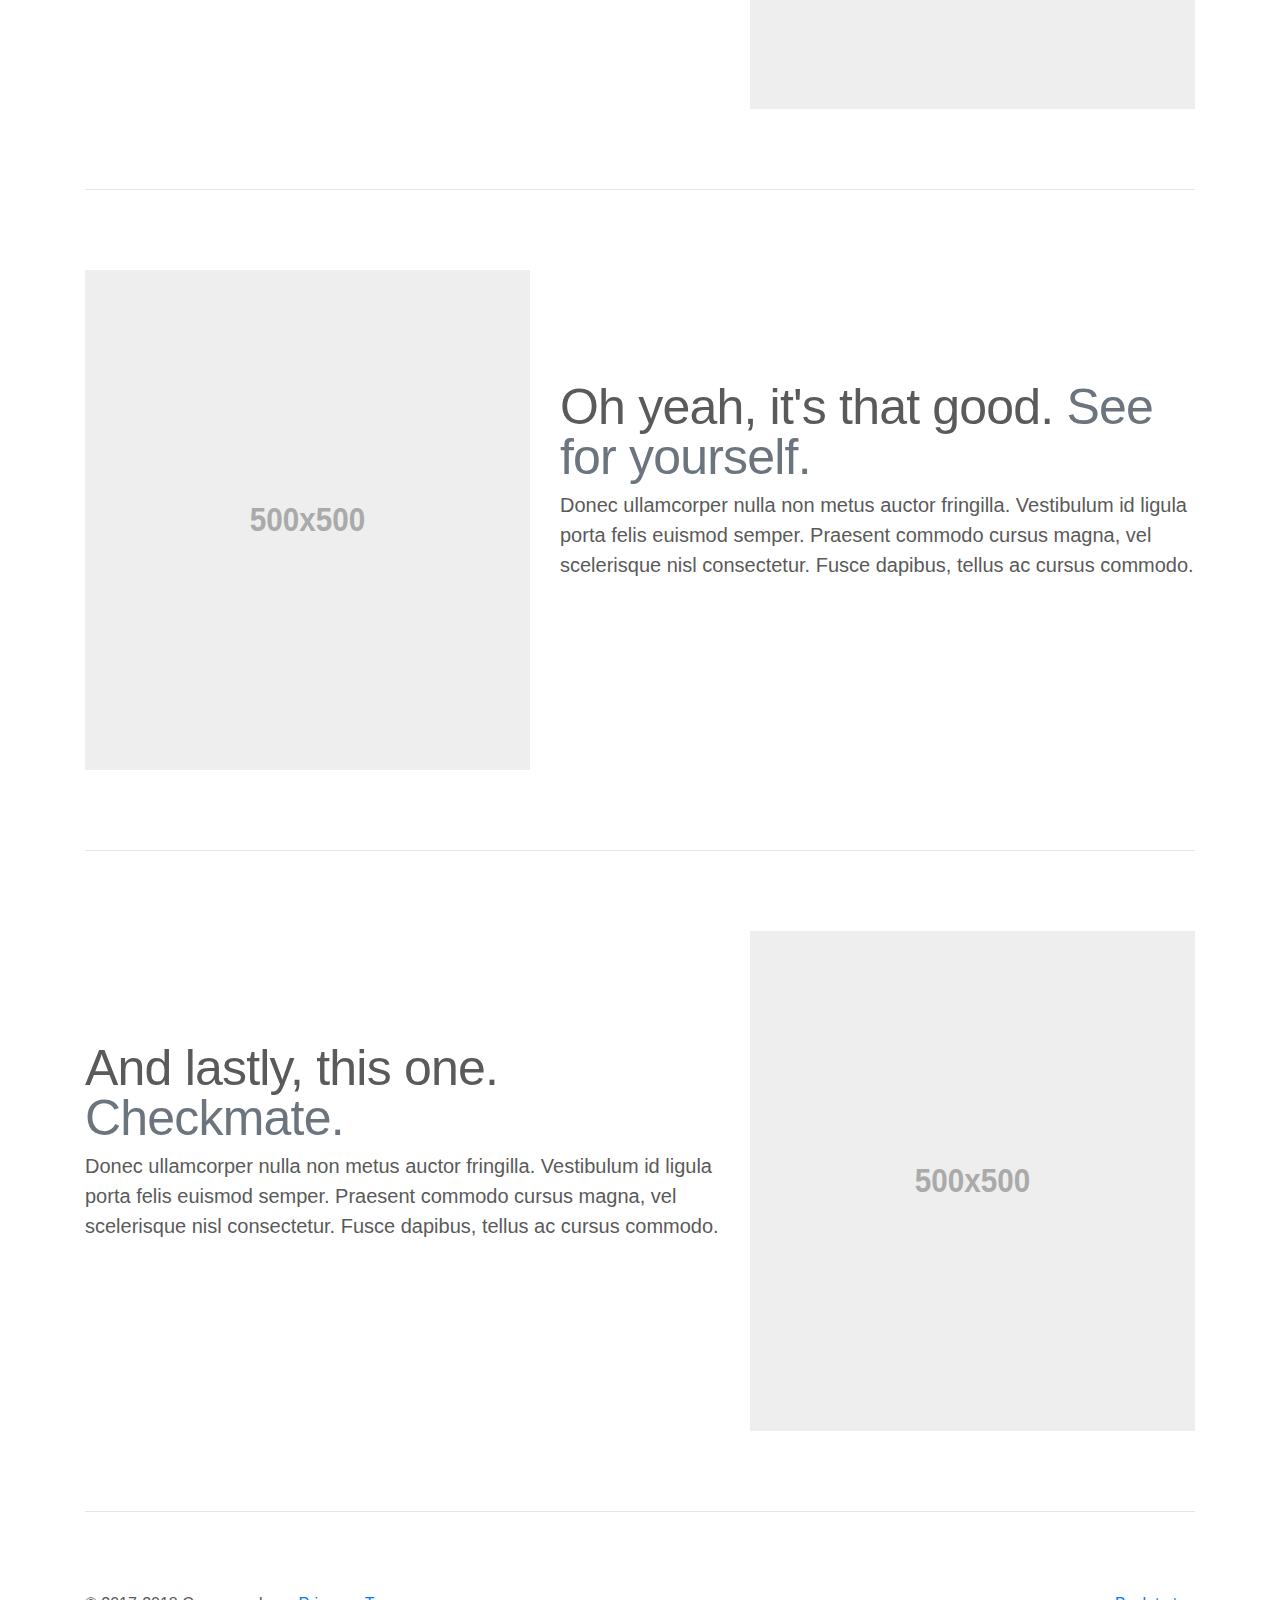
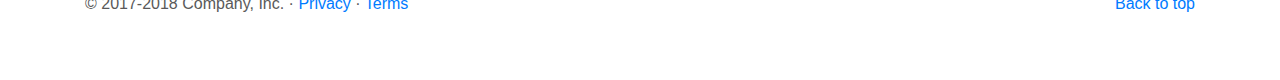
<file: Class_Demo/bower/bower_components/bootstrap/docs/4.0/examples/carousel/index.html>
<!doctype html>
<html lang="en">
  <head>
    <meta charset="utf-8">
    <meta name="viewport" content="width=device-width, initial-scale=1, shrink-to-fit=no">
    <meta name="description" content="">
    <meta name="author" content="">
    <link rel="icon" href="../../../../favicon.ico">

    <title>Carousel Template for Bootstrap</title>

    <!-- Bootstrap core CSS -->
    <link href="../../../../dist/css/bootstrap.min.css" rel="stylesheet">

    <!-- Custom styles for this template -->
    <link href="carousel.css" rel="stylesheet">
  </head>
  <body>

    <header>
      <nav class="navbar navbar-expand-md navbar-dark fixed-top bg-dark">
        <a class="navbar-brand" href="#">Carousel</a>
        <button class="navbar-toggler" type="button" data-toggle="collapse" data-target="#navbarCollapse" aria-controls="navbarCollapse" aria-expanded="false" aria-label="Toggle navigation">
          <span class="navbar-toggler-icon"></span>
        </button>
        <div class="collapse navbar-collapse" id="navbarCollapse">
          <ul class="navbar-nav mr-auto">
            <li class="nav-item active">
              <a class="nav-link" href="#">Home <span class="sr-only">(current)</span></a>
            </li>
            <li class="nav-item">
              <a class="nav-link" href="#">Link</a>
            </li>
            <li class="nav-item">
              <a class="nav-link disabled" href="#">Disabled</a>
            </li>
          </ul>
          <form class="form-inline mt-2 mt-md-0">
            <input class="form-control mr-sm-2" type="text" placeholder="Search" aria-label="Search">
            <button class="btn btn-outline-success my-2 my-sm-0" type="submit">Search</button>
          </form>
        </div>
      </nav>
    </header>

    <main role="main">

      <div id="myCarousel" class="carousel slide" data-ride="carousel">
        <ol class="carousel-indicators">
          <li data-target="#myCarousel" data-slide-to="0" class="active"></li>
          <li data-target="#myCarousel" data-slide-to="1"></li>
          <li data-target="#myCarousel" data-slide-to="2"></li>
        </ol>
        <div class="carousel-inner">
          <div class="carousel-item active">
            <img class="first-slide" src="[data-uri]" alt="First slide">
            <div class="container">
              <div class="carousel-caption text-left">
                <h1>Example headline.</h1>
                <p>Cras justo odio, dapibus ac facilisis in, egestas eget quam. Donec id elit non mi porta gravida at eget metus. Nullam id dolor id nibh ultricies vehicula ut id elit.</p>
                <p><a class="btn btn-lg btn-primary" href="#" role="button">Sign up today</a></p>
              </div>
            </div>
          </div>
          <div class="carousel-item">
            <img class="second-slide" src="[data-uri]" alt="Second slide">
            <div class="container">
              <div class="carousel-caption">
                <h1>Another example headline.</h1>
                <p>Cras justo odio, dapibus ac facilisis in, egestas eget quam. Donec id elit non mi porta gravida at eget metus. Nullam id dolor id nibh ultricies vehicula ut id elit.</p>
                <p><a class="btn btn-lg btn-primary" href="#" role="button">Learn more</a></p>
              </div>
            </div>
          </div>
          <div class="carousel-item">
            <img class="third-slide" src="[data-uri]" alt="Third slide">
            <div class="container">
              <div class="carousel-caption text-right">
                <h1>One more for good measure.</h1>
                <p>Cras justo odio, dapibus ac facilisis in, egestas eget quam. Donec id elit non mi porta gravida at eget metus. Nullam id dolor id nibh ultricies vehicula ut id elit.</p>
                <p><a class="btn btn-lg btn-primary" href="#" role="button">Browse gallery</a></p>
              </div>
            </div>
          </div>
        </div>
        <a class="carousel-control-prev" href="#myCarousel" role="button" data-slide="prev">
          <span class="carousel-control-prev-icon" aria-hidden="true"></span>
          <span class="sr-only">Previous</span>
        </a>
        <a class="carousel-control-next" href="#myCarousel" role="button" data-slide="next">
          <span class="carousel-control-next-icon" aria-hidden="true"></span>
          <span class="sr-only">Next</span>
        </a>
      </div>


      <!-- Marketing messaging and featurettes
      ================================================== -->
      <!-- Wrap the rest of the page in another container to center all the content. -->

      <div class="container marketing">

        <!-- Three columns of text below the carousel -->
        <div class="row">
          <div class="col-lg-4">
            <img class="rounded-circle" src="[data-uri]" alt="Generic placeholder image" width="140" height="140">
            <h2>Heading</h2>
            <p>Donec sed odio dui. Etiam porta sem malesuada magna mollis euismod. Nullam id dolor id nibh ultricies vehicula ut id elit. Morbi leo risus, porta ac consectetur ac, vestibulum at eros. Praesent commodo cursus magna.</p>
            <p><a class="btn btn-secondary" href="#" role="button">View details &raquo;</a></p>
          </div><!-- /.col-lg-4 -->
          <div class="col-lg-4">
            <img class="rounded-circle" src="[data-uri]" alt="Generic placeholder image" width="140" height="140">
            <h2>Heading</h2>
            <p>Duis mollis, est non commodo luctus, nisi erat porttitor ligula, eget lacinia odio sem nec elit. Cras mattis consectetur purus sit amet fermentum. Fusce dapibus, tellus ac cursus commodo, tortor mauris condimentum nibh.</p>
            <p><a class="btn btn-secondary" href="#" role="button">View details &raquo;</a></p>
          </div><!-- /.col-lg-4 -->
          <div class="col-lg-4">
            <img class="rounded-circle" src="[data-uri]" alt="Generic placeholder image" width="140" height="140">
            <h2>Heading</h2>
            <p>Donec sed odio dui. Cras justo odio, dapibus ac facilisis in, egestas eget quam. Vestibulum id ligula porta felis euismod semper. Fusce dapibus, tellus ac cursus commodo, tortor mauris condimentum nibh, ut fermentum massa justo sit amet risus.</p>
            <p><a class="btn btn-secondary" href="#" role="button">View details &raquo;</a></p>
          </div><!-- /.col-lg-4 -->
        </div><!-- /.row -->


        <!-- START THE FEATURETTES -->

        <hr class="featurette-divider">

        <div class="row featurette">
          <div class="col-md-7">
            <h2 class="featurette-heading">First featurette heading. <span class="text-muted">It'll blow your mind.</span></h2>
            <p class="lead">Donec ullamcorper nulla non metus auctor fringilla. Vestibulum id ligula porta felis euismod semper. Praesent commodo cursus magna, vel scelerisque nisl consectetur. Fusce dapibus, tellus ac cursus commodo.</p>
          </div>
          <div class="col-md-5">
            <img class="featurette-image img-fluid mx-auto" data-src="holder.js/500x500/auto" alt="Generic placeholder image">
          </div>
        </div>

        <hr class="featurette-divider">

        <div class="row featurette">
          <div class="col-md-7 order-md-2">
            <h2 class="featurette-heading">Oh yeah, it's that good. <span class="text-muted">See for yourself.</span></h2>
            <p class="lead">Donec ullamcorper nulla non metus auctor fringilla. Vestibulum id ligula porta felis euismod semper. Praesent commodo cursus magna, vel scelerisque nisl consectetur. Fusce dapibus, tellus ac cursus commodo.</p>
          </div>
          <div class="col-md-5 order-md-1">
            <img class="featurette-image img-fluid mx-auto" data-src="holder.js/500x500/auto" alt="Generic placeholder image">
          </div>
        </div>

        <hr class="featurette-divider">

        <div class="row featurette">
          <div class="col-md-7">
            <h2 class="featurette-heading">And lastly, this one. <span class="text-muted">Checkmate.</span></h2>
            <p class="lead">Donec ullamcorper nulla non metus auctor fringilla. Vestibulum id ligula porta felis euismod semper. Praesent commodo cursus magna, vel scelerisque nisl consectetur. Fusce dapibus, tellus ac cursus commodo.</p>
          </div>
          <div class="col-md-5">
            <img class="featurette-image img-fluid mx-auto" data-src="holder.js/500x500/auto" alt="Generic placeholder image">
          </div>
        </div>

        <hr class="featurette-divider">

        <!-- /END THE FEATURETTES -->

      </div><!-- /.container -->


      <!-- FOOTER -->
      <footer class="container">
        <p class="float-right"><a href="#">Back to top</a></p>
        <p>&copy; 2017-2018 Company, Inc. &middot; <a href="#">Privacy</a> &middot; <a href="#">Terms</a></p>
      </footer>
    </main>

    <!-- Bootstrap core JavaScript
    ================================================== -->
    <!-- Placed at the end of the document so the pages load faster -->
    <script src="https://code.jquery.com/jquery-3.2.1.slim.min.js" integrity="sha384-KJ3o2DKtIkvYIK3UENzmM7KCkRr/rE9/Qpg6aAZGJwFDMVNA/GpGFF93hXpG5KkN" crossorigin="anonymous"></script>
    <script>window.jQuery || document.write('<script src="../../../../assets/js/vendor/jquery-slim.min.js"><\/script>')</script>
    <script src="../../../../assets/js/vendor/popper.min.js"></script>
    <script src="../../../../dist/js/bootstrap.min.js"></script>
    <!-- Just to make our placeholder images work. Don't actually copy the next line! -->
    <script src="../../../../assets/js/vendor/holder.min.js"></script>
  </body>
</html>
</file>
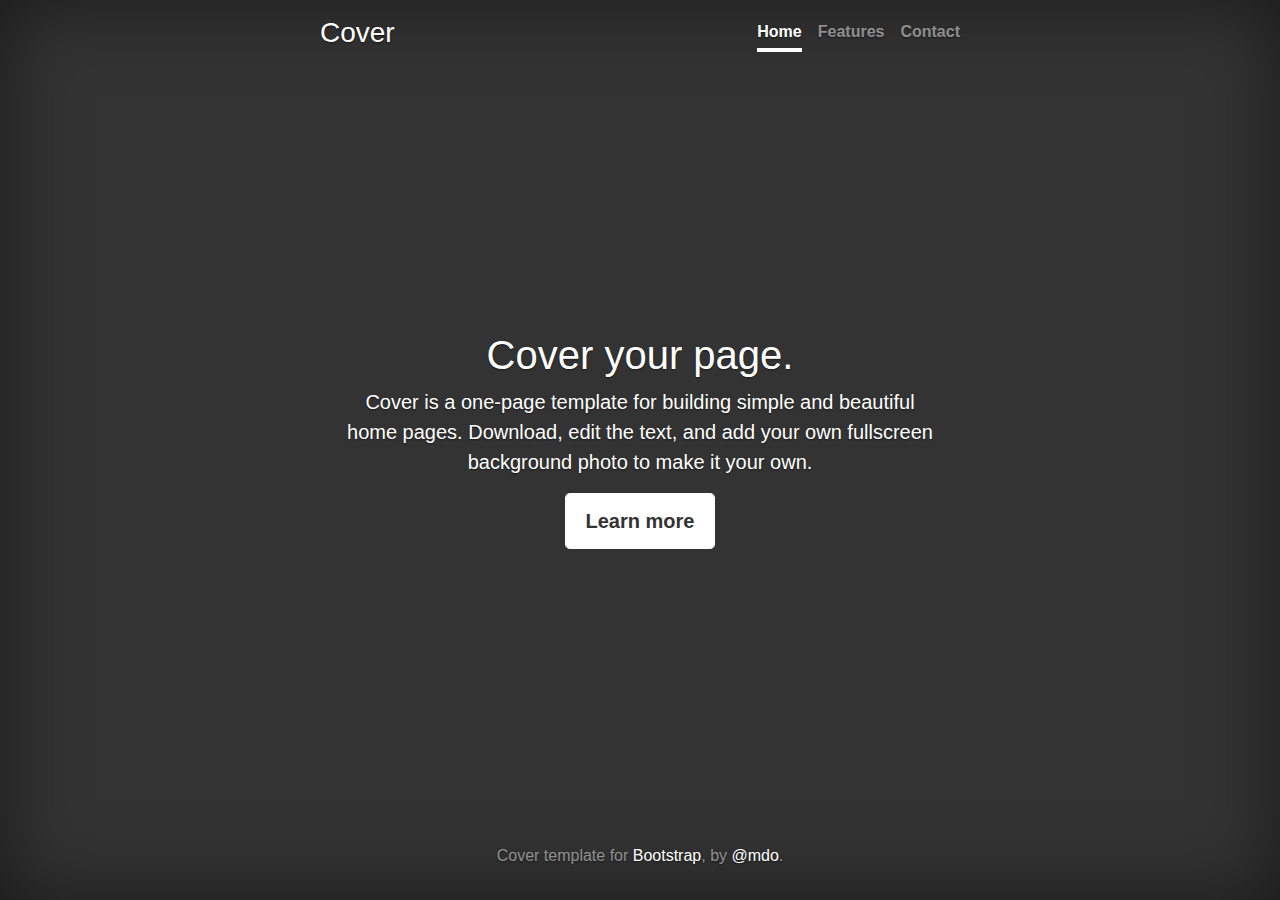
<file: Class_Demo/bower/bower_components/bootstrap/docs/4.0/examples/cover/index.html>
<!doctype html>
<html lang="en">
  <head>
    <meta charset="utf-8">
    <meta name="viewport" content="width=device-width, initial-scale=1, shrink-to-fit=no">
    <meta name="description" content="">
    <meta name="author" content="">
    <link rel="icon" href="../../../../favicon.ico">

    <title>Cover Template for Bootstrap</title>

    <!-- Bootstrap core CSS -->
    <link href="../../../../dist/css/bootstrap.min.css" rel="stylesheet">

    <!-- Custom styles for this template -->
    <link href="cover.css" rel="stylesheet">
  </head>

  <body class="text-center">

    <div class="cover-container d-flex h-100 p-3 mx-auto flex-column">
      <header class="masthead mb-auto">
        <div class="inner">
          <h3 class="masthead-brand">Cover</h3>
          <nav class="nav nav-masthead justify-content-center">
            <a class="nav-link active" href="#">Home</a>
            <a class="nav-link" href="#">Features</a>
            <a class="nav-link" href="#">Contact</a>
          </nav>
        </div>
      </header>

      <main role="main" class="inner cover">
        <h1 class="cover-heading">Cover your page.</h1>
        <p class="lead">Cover is a one-page template for building simple and beautiful home pages. Download, edit the text, and add your own fullscreen background photo to make it your own.</p>
        <p class="lead">
          <a href="#" class="btn btn-lg btn-secondary">Learn more</a>
        </p>
      </main>

      <footer class="mastfoot mt-auto">
        <div class="inner">
          <p>Cover template for <a href="https://getbootstrap.com/">Bootstrap</a>, by <a href="https://twitter.com/mdo">@mdo</a>.</p>
        </div>
      </footer>
    </div>


    <!-- Bootstrap core JavaScript
    ================================================== -->
    <!-- Placed at the end of the document so the pages load faster -->
    <script src="https://code.jquery.com/jquery-3.2.1.slim.min.js" integrity="sha384-KJ3o2DKtIkvYIK3UENzmM7KCkRr/rE9/Qpg6aAZGJwFDMVNA/GpGFF93hXpG5KkN" crossorigin="anonymous"></script>
    <script>window.jQuery || document.write('<script src="../../../../assets/js/vendor/jquery-slim.min.js"><\/script>')</script>
    <script src="../../../../assets/js/vendor/popper.min.js"></script>
    <script src="../../../../dist/js/bootstrap.min.js"></script>
  </body>
</html>
</file>
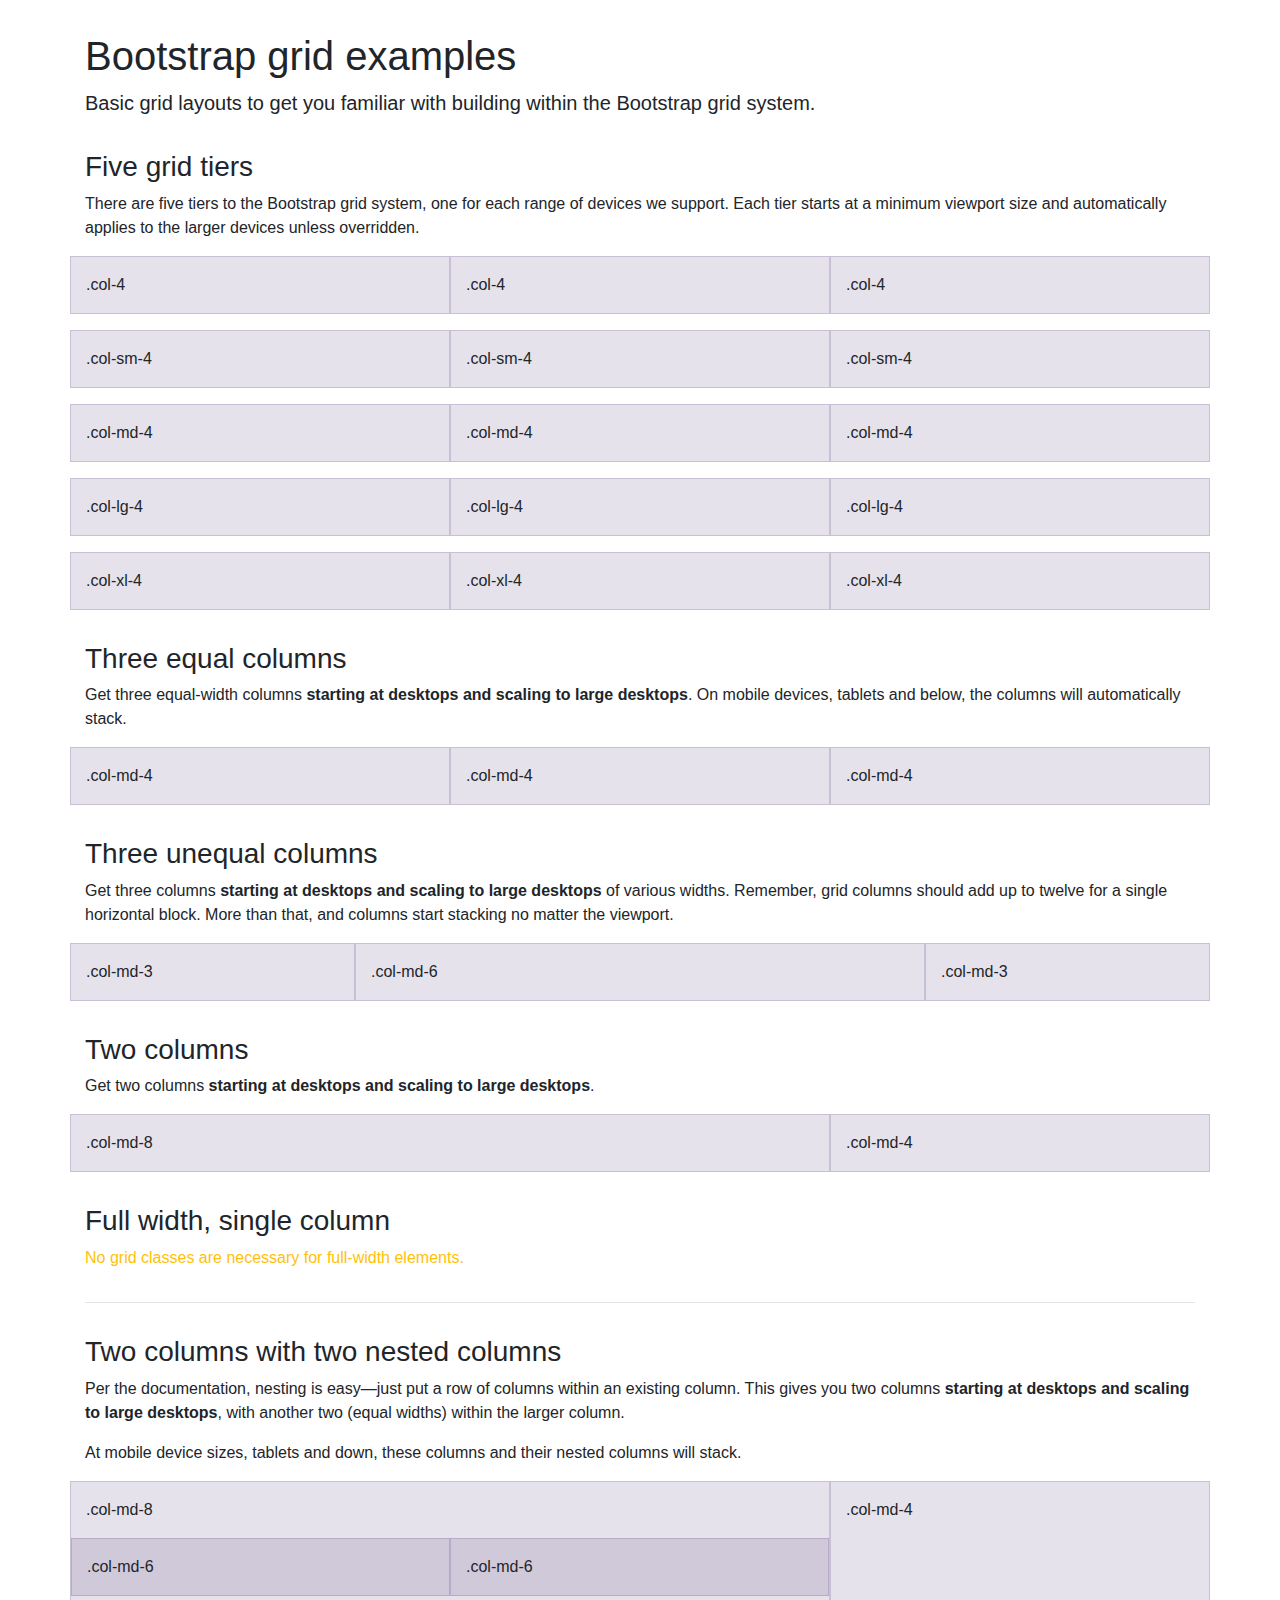
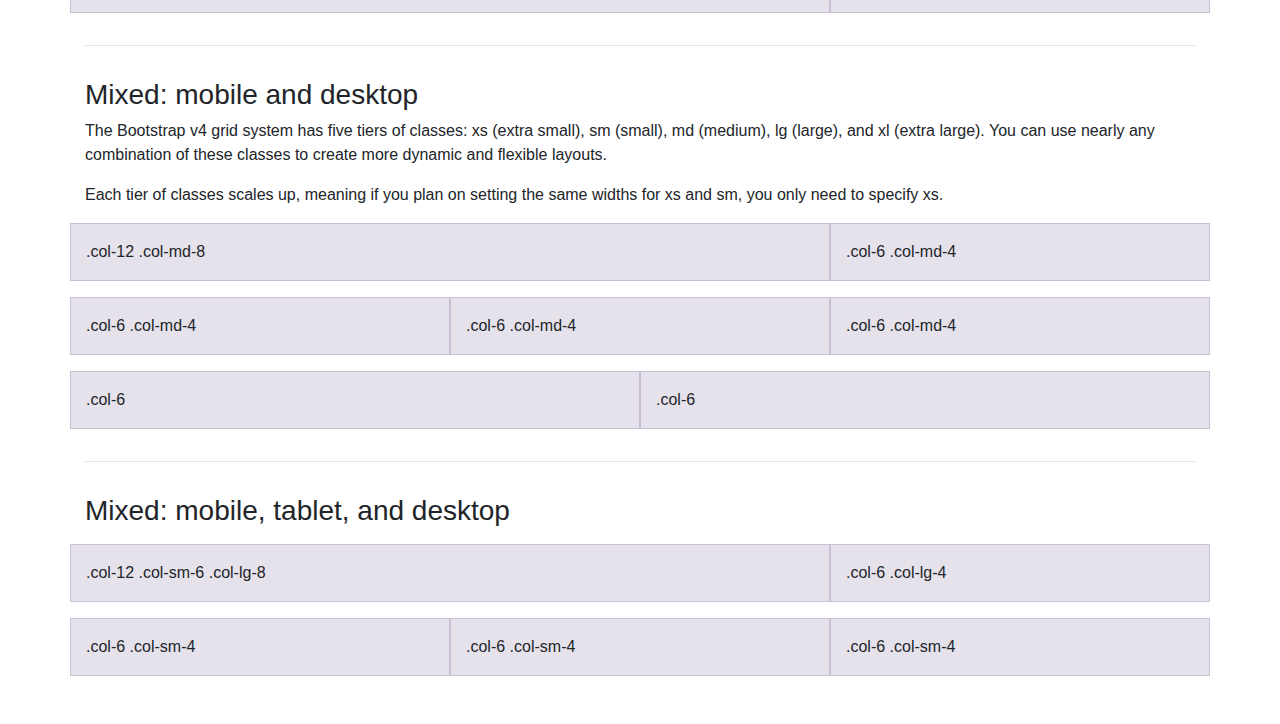
<file: Class_Demo/bower/bower_components/bootstrap/docs/4.0/examples/grid/index.html>
<!doctype html>
<html lang="en">
  <head>
    <meta charset="utf-8">
    <meta name="viewport" content="width=device-width, initial-scale=1, shrink-to-fit=no">
    <meta name="description" content="">
    <meta name="author" content="">
    <link rel="icon" href="../../../../favicon.ico">

    <title>Grid Template for Bootstrap</title>

    <!-- Bootstrap core CSS -->
    <link href="../../../../dist/css/bootstrap.min.css" rel="stylesheet">

    <!-- Custom styles for this template -->
    <link href="grid.css" rel="stylesheet">
  </head>

  <body>
    <div class="container">

      <h1>Bootstrap grid examples</h1>
      <p class="lead">Basic grid layouts to get you familiar with building within the Bootstrap grid system.</p>

      <h3>Five grid tiers</h3>
      <p>There are five tiers to the Bootstrap grid system, one for each range of devices we support. Each tier starts at a minimum viewport size and automatically applies to the larger devices unless overridden.</p>

      <div class="row">
        <div class="col-4">.col-4</div>
        <div class="col-4">.col-4</div>
        <div class="col-4">.col-4</div>
      </div>

      <div class="row">
        <div class="col-sm-4">.col-sm-4</div>
        <div class="col-sm-4">.col-sm-4</div>
        <div class="col-sm-4">.col-sm-4</div>
      </div>

      <div class="row">
        <div class="col-md-4">.col-md-4</div>
        <div class="col-md-4">.col-md-4</div>
        <div class="col-md-4">.col-md-4</div>
      </div>

      <div class="row">
        <div class="col-lg-4">.col-lg-4</div>
        <div class="col-lg-4">.col-lg-4</div>
        <div class="col-lg-4">.col-lg-4</div>
      </div>

      <div class="row">
        <div class="col-xl-4">.col-xl-4</div>
        <div class="col-xl-4">.col-xl-4</div>
        <div class="col-xl-4">.col-xl-4</div>
      </div>

      <h3>Three equal columns</h3>
      <p>Get three equal-width columns <strong>starting at desktops and scaling to large desktops</strong>. On mobile devices, tablets and below, the columns will automatically stack.</p>
      <div class="row">
        <div class="col-md-4">.col-md-4</div>
        <div class="col-md-4">.col-md-4</div>
        <div class="col-md-4">.col-md-4</div>
      </div>

      <h3>Three unequal columns</h3>
      <p>Get three columns <strong>starting at desktops and scaling to large desktops</strong> of various widths. Remember, grid columns should add up to twelve for a single horizontal block. More than that, and columns start stacking no matter the viewport.</p>
      <div class="row">
        <div class="col-md-3">.col-md-3</div>
        <div class="col-md-6">.col-md-6</div>
        <div class="col-md-3">.col-md-3</div>
      </div>

      <h3>Two columns</h3>
      <p>Get two columns <strong>starting at desktops and scaling to large desktops</strong>.</p>
      <div class="row">
        <div class="col-md-8">.col-md-8</div>
        <div class="col-md-4">.col-md-4</div>
      </div>

      <h3>Full width, single column</h3>
      <p class="text-warning">No grid classes are necessary for full-width elements.</p>

      <hr>

      <h3>Two columns with two nested columns</h3>
      <p>Per the documentation, nesting is easy—just put a row of columns within an existing column. This gives you two columns <strong>starting at desktops and scaling to large desktops</strong>, with another two (equal widths) within the larger column.</p>
      <p>At mobile device sizes, tablets and down, these columns and their nested columns will stack.</p>
      <div class="row">
        <div class="col-md-8">
          .col-md-8
          <div class="row">
            <div class="col-md-6">.col-md-6</div>
            <div class="col-md-6">.col-md-6</div>
          </div>
        </div>
        <div class="col-md-4">.col-md-4</div>
      </div>

      <hr>

      <h3>Mixed: mobile and desktop</h3>
      <p>The Bootstrap v4 grid system has five tiers of classes: xs (extra small), sm (small), md (medium), lg (large), and xl (extra large). You can use nearly any combination of these classes to create more dynamic and flexible layouts.</p>
      <p>Each tier of classes scales up, meaning if you plan on setting the same widths for xs and sm, you only need to specify xs.</p>
      <div class="row">
        <div class="col-12 col-md-8">.col-12 .col-md-8</div>
        <div class="col-6 col-md-4">.col-6 .col-md-4</div>
      </div>
      <div class="row">
        <div class="col-6 col-md-4">.col-6 .col-md-4</div>
        <div class="col-6 col-md-4">.col-6 .col-md-4</div>
        <div class="col-6 col-md-4">.col-6 .col-md-4</div>
      </div>
      <div class="row">
        <div class="col-6">.col-6</div>
        <div class="col-6">.col-6</div>
      </div>

      <hr>

      <h3>Mixed: mobile, tablet, and desktop</h3>
      <p></p>
      <div class="row">
        <div class="col-12 col-sm-6 col-lg-8">.col-12 .col-sm-6 .col-lg-8</div>
        <div class="col-6 col-lg-4">.col-6 .col-lg-4</div>
      </div>
      <div class="row">
        <div class="col-6 col-sm-4">.col-6 .col-sm-4</div>
        <div class="col-6 col-sm-4">.col-6 .col-sm-4</div>
        <div class="col-6 col-sm-4">.col-6 .col-sm-4</div>
      </div>

    </div> <!-- /container -->
  </body>
</html>
</file>
<file: Assignment1/assets/css/flags.css>
body {
  background: beige;
}

.FLAG {
  margin: 1em;
  height: 150px;
  width: 200px;
  float: left;
}

.belgium {
  background: -webkit-linear-gradient(left, #333 33%, #f8de1f 33%, #f8de1f 66%, #e51400 66%);
  background: linear-gradient(to right, #333 33%, #f8de1f 33%, #f8de1f 66%, #e51400 66%);
}

.spain {
  background: -webkit-linear-gradient(top, #e51400 25%, #f8de1f 25%, #f8de1f 75%, #e51400 75%);
  background: linear-gradient(to bottom, #e51400 25%, #f8de1f 25%, #f8de1f 75%, #e51400 75%);
}

.czech {
  background: -webkit-linear-gradient(top, white 50%, #e51400 50%);
  background: linear-gradient(to bottom, white 50%, #e51400 50%);
}
.czech .triangle {
  width: 0;
  height: 0;
  border-left: 75px solid #204e81;
  border-top: 75px solid transparent;
  border-bottom: 75px solid transparent;
}

.jamaica {
  background: #f8de1f;
}
.jamaica:before, .jamaica:after, .jamaica .triangleL, .jamaica .triangleR {
  position: relative;
  width: 0;
  height: 0;
}
.jamaica:before, .jamaica:after {
  content: '';
  left: 11px;
  border-left: 88px solid transparent;
  border-right: 88px solid transparent;
}
.jamaica:before {
  top: 65px;
  border-top: 65px solid #339933;
}
.jamaica:after {
  bottom: 201px;
  border-bottom: 67px solid #339933;
}
.jamaica .triangleL, .jamaica .triangleR {
  border-top: 62px solid transparent;
  border-bottom: 62px solid transparent;
}
.jamaica .triangleL {
  border-left: 85px solid #333;
  top: -5px;
}
.jamaica .triangleR {
  border-right: 85px solid #333;
  right: -114px;
  top: -128px;
}
.scotland {
  background: -webkit-linear-gradient(125deg, transparent 45%, transparent 45%, white 45%, white 45%, white 55%, transparent 55%, transparent 55%), -webkit-linear-gradient(53deg, #0065bd 45%, #0065bd 45%, white 45%, white 45%, white 55%, #0065bd 55%, #0065bd 55%);
  background: linear-gradient(144deg, transparent 45%, transparent 45%, white 45%, white 45%, white 55%, transparent 55%, transparent 55%), linear-gradient(37deg, #0065bd 45%, #0065bd 45%, #ffffff 45%, #ffffff 45%, #ffffff 55%, #0065bd 55%, #0065bd 55%);
}
.qatar {
  background: -webkit-linear-gradient(left, white 50%, #a72215 50%);
  background: linear-gradient(to right, white 30%, #a72215 30%);
  position: relative;
  overflow: hidden;
}
.qatar .triangle1, .qatar .triangle2, .qatar .triangle3, .qatar .triangle4, .qatar .triangle5, .qatar .triangle6, .qatar .triangle7, .qatar .triangle8, .qatar .triangle9 {
  width: 0;
  height: 0;
  position: relative;
  border-top: 25px solid transparent;
  border-left: 110px solid white;
  border-bottom: 25px solid transparent;
}
.qatar .triangle1 {
  top: -1px;
  border-top: none;
}
.qatar .triangle2 {
  top: -28px;
}
.qatar .triangle3 {
  top: -56px;
}
.qatar .triangle4 {
  top: -83px;
}
.qatar .triangle5 {
  top: -110px;
}
.qatar .triangle6 {
  top: -137px;
}
.qatar .triangle7 {
  top: -162px;
}
.qatar .triangle8 {
  border-bottom: none;
  top: -186px;
}
.denmark {
  background: -webkit-linear-gradient(left, rgba(255, 255, 255, 0) 25%, white 25%, white 33%, rgba(255, 255, 255, 0) 33%), -webkit-linear-gradient(bottom, #e51400 45%, white 45%, white 55%, #e51400 55%);
  background: linear-gradient(to right, rgba(255, 255, 255, 0) 25%, white 25%, white 33%, rgba(255, 255, 255, 0) 33%), linear-gradient(to bottom, #e51400 45%, white 45%, white 55%, #e51400 55%);
}
.denmark {
	background: -webkit-linear-gradient(left, rgba(255, 255, 255, 0) 25%, white 25%, white 33%, rgba(255, 255, 255, 0) 33%),
	-webkit-linear-gradient(bottom, $red 45%, white 45%, white 55%, $red 55%);
	background: linear-gradient(to right, rgba(255, 255, 255, 0) 25%, white 25%, white 33%, rgba(255, 255, 255, 0) 33%),
	linear-gradient(to bottom, $red 45%, white 45%, white 55%, $red 55%);
}
.mali {
    background: -webkit-linear-gradient(left, #339933 33%, #f8de1f 33%, #f8de1f 66%, #e51400 66%);
    background: linear-gradient(to right, #339933 33%, #f8de1f 33%, #f8de1f 66%, #e51400 66%);
}
.burma {
  background: -webkit-linear-gradient(top, #f8de1f 33%, #339933 33%, #339933 66%, #e51400 66%);
  background: linear-gradient(to bottom, #f8de1f 33%, #339933 33%, #339933 66%, #e51400 66%);
}
.burma .star {
  position: relative;
  top: -10px;
  left: 0px;
  -webkit-transform: scale(0.40);
  transform: scale(0.40);
}
.burma .star .inner-star {
  margin: 50px 0;
  position: relative;
  display: block;
  color: red;
  width: 0px;
  height: 0px;
  border-right: 100px solid transparent;
  border-bottom: 70px solid #ffffff;
  border-left: 100px solid transparent;
  -webkit-transform: rotate(35deg);
  transform: rotate(35deg);
}
.burma .star .inner-star:before {
  border-bottom: 80px solid #ffffff;
  border-left: 30px solid transparent;
  border-right: 30px solid transparent;
  position: absolute;
  height: 0;
  width: 0;
  top: -45px;
  left: -65px;
  display: block;
  content: '';
  -webkit-transform: rotate(-35deg);
  transform: rotate(-35deg);
}
.burma .star .inner-star:after {
  position: absolute;
  display: block;
  color: red;
  top: 3px;
  left: -105px;
  width: 0px;
  height: 0px;
  border-right: 100px solid transparent;
  border-bottom: 70px solid #ffffff;
  border-left: 100px solid transparent;
  content: '';
  -webkit-transform: rotate(-70deg);
  transform: rotate(-70deg);
}
.timor {
  background: #FF4500;
}

.timor .triangle-outer {
  position: relative;
  display: block;
  top: 0px;
  width: 0;
	height: 0;
	border-top: 75px solid transparent;
	border-left: 150px solid yellow;
	border-bottom: 75px solid transparent;
}

.timor .triangle-outer .triangle-inner {
  position: absolute;
  left: -150px;
  top: -75px;
  width: 0;
  height: 0;
  border-left: 100px solid black;
  border-top: 75px solid transparent;
  border-bottom: 75px solid transparent;
}

.timor .star-wrap {
  position: absolute;
  left: -160px;
  top: -85px;
  -webkit-transform: scale(0.25);
  -ms-transform: scale(0.25);
  transform: scale(0.25);
}

.timor .star-wrap .star {
  margin: 50px 0;
  position: relative;
  display: block;
  color: red;
  width: 0px;
  height: 0px;
  border-right: 100px solid transparent;
  border-bottom: 70px  solid white;
  border-left: 100px solid transparent;
  -webkit-transform: rotate(35deg);
  -ms-transform: rotate(35deg);
  transform: rotate(35deg);
}
.timor .star-wrap .star:before {
  border-bottom: 80px solid white;
  border-left: 30px solid transparent;
  border-right: 30px solid transparent;
  position: absolute;
  height: 0;
  width: 0;
  top: -45px;
  left: -65px;
  display: block;
  content: '';
  -webkit-transform: rotate(-35deg);
  transform: rotate(-35deg);
}
.timor .star-wrap .star:after {
  position: absolute;
  display: block;
  color: black;
  top: 3px;
  left: -105px;
  width: 0px;
  height: 0px;
  border-right: 100px solid transparent;
  border-bottom: 70px solid white;
  border-left: 100px solid transparent;
  content: '';
  -webkit-transform: rotate(-70deg);
  transform: rotate(-70deg);
}
.christies {
  background-color: red !important;
  background: -webkit-radial-gradient(center, ellipse cover, yellow 50%,yellow 50%,red 50%);
  background: radial-gradient(ellipse at center, yellow 50%,yellow 50%, red 50%);
  background-size: 65px 65px;
  background-repeat: repeat-x;
  background-position: 3px;
}
.japan {
  background-color: white;
}

.japan .circle {
    position: relative;
    top: 40px;
    left: 60px;
    width: 75px;
  	height: 75px;
  	background: red;
  	-moz-border-radius: 50px;
  	-webkit-border-radius: 50px;
  	border-radius: 50px;
}
.chile {
  background: -webkit-linear-gradient(top, white 50%, red 50%);
	background: linear-gradient(to bottom, white 50%, red 50%);
}
.chile .box{
  display: block;
  background: blue;
  width: 75px;
  height: 75px;
}
.chile .box .star {
  position: relative;
  top: 0px;
  left: -15px;
  -webkit-transform: scale(0.20);
  transform: scale(0.20);
}
.chile .star .inner-star {
  margin: 0px 0;
  position: relative;
  display: block;
  color: red;
  width: 0px;
  height: 0px;
  border-right: 100px solid transparent;
  border-bottom: 70px solid #ffffff;
  border-left: 100px solid transparent;
  -webkit-transform: rotate(35deg);
  transform: rotate(35deg);
}
.chile .star .inner-star:before {
  border-bottom: 80px solid #ffffff;
  border-left: 30px solid transparent;
  border-right: 30px solid transparent;
  position: absolute;
  height: 0;
  width: 0;
  top: -45px;
  left: -65px;
  display: block;
  content: '';
  -webkit-transform: rotate(-35deg);
  transform: rotate(-35deg);
}
.chile .star .inner-star:after {
  position: absolute;
  display: block;
  color: red;
  top: 3px;
  left: -105px;
  width: 0px;
  height: 0px;
  border-right: 100px solid transparent;
  border-bottom: 70px solid #ffffff;
  border-left: 100px solid transparent;
  content: '';
  -webkit-transform: rotate(-70deg);
  transform: rotate(-70deg);
}
.mau {
  background: green;
}
.mau .star {
   position: relative;
   display: block;
   color: red;
   top: 25px;
   width: 0px;
   height: 0px;
   border-right:  100px solid transparent;
   border-bottom: 70px  solid yellow;
   border-left:   100px solid transparent;
   -webkit-transform: scale(0.20);
   transform: scale(0.20);
}
.mau .star:before {
   border-bottom: 80px solid yellow;
   border-left: 30px solid transparent;
   border-right: 30px solid transparent;
   position: absolute;
   height: 0;
   width: 0;
   top: -45px;
   left: -65px;
   display: block;
   content: '';
   -webkit-transform: rotate(-35deg);
   -moz-transform:    rotate(-35deg);

}
.mau .star:after {
   position: absolute;
   display: block;
   color: yellow;
   top: 3px;
   left: -105px;
   width: 0px;
   height: 0px;
   border-right: 100px solid transparent;
   border-bottom: 70px solid yellow;
   border-left: 100px solid transparent;
   -webkit-transform: rotate(-70deg);
   -moz-transform:    rotate(-70deg);
   content: '';
}
.mau .moon {
  position: absolute;
  display: block;
  width: 80px;
  height: 80px;
  border-radius: 50%;
  top: 40%;
  left: 46%;
  box-shadow: 0px 10px 0 0 yellow;
}
.maldives {
  background: green;
}
.maldives .rect {
  position: relative;
  display: block;
  width: 120px;
  height: 75px;
  top: 140px;
  bottom: 100px;
  margin: -100px 0 0 40px;
	background: red;
}
.maldives .rect .moon {
  position: absolute;
  display: block;
  width: 50px;
  height: 50px;
  border-radius: 50%;
  top: 15%;
  left: 46%;
  box-shadow: -15px 0px 0 0 white;
}
.niger {
  background: -webkit-linear-gradient(top, orange 33%, white 33%, white 66%, green 66%);
  background: linear-gradient(to bottom, orange 33%, white 33%, white 66%, green 66%);
}
.niger .circle {
  position: relative;
  top: 52px;
  left: 75px;
  width: 45px;
  height: 45px;
  background: orange;
  -moz-border-radius: 50px;
  -webkit-border-radius: 50px;
  border-radius: 50px;
}
.greenland {
  background: -webkit-linear-gradient(top, white 50%, red 50%);
  background: linear-gradient(to bottom, white 50%, red 50%);
}

.greenland:after{
  	border-radius: 50%;
  	width: 70px;
  	height: 70px;
  	display: block;
  	position: relative;
  	top: 50%;
  	margin-top: -35px;
  	left: 20%;
  	content: '';
  	background: -webkit-linear-gradient(top, red 50%, white 50%);
  	background: linear-gradient(to bottom, red 50%, white 50%);
}
.togo {
  background: -webkit-linear-gradient(top, green 20%, yellow 20%, yellow 40%, green 40%, green 60%, yellow 60%, yellow 80%, green 80%, green 80%);
  	background: -webkit-linear-gradient(top, green 20%, yellow 20%, yellow 40%, green 40%, green 60%, yellow 60%, yellow 80%, green 80%, green 80%);
}
.togo .box {
  display: block;
  background: red;
  width: 90px;
  height: 90px;
}
.togo .box .star {
    position: relative;
    top: 0px;
    left: -15px;
    -webkit-transform: scale(0.20);
    transform: scale(0.20);
}
.togo .star .inner-star {
    margin: 0px 0;
    position: relative;
    display: block;
    color: red;
    width: 0px;
    height: 0px;
    border-right: 100px solid transparent;
    border-bottom: 70px solid #ffffff;
    border-left: 100px solid transparent;
    -webkit-transform: rotate(35deg);
    transform: rotate(35deg);
  }
  .togo .star .inner-star:before {
    border-bottom: 80px solid #ffffff;
    border-left: 30px solid transparent;
    border-right: 30px solid transparent;
    position: absolute;
    height: 0;
    width: 0;
    top: -45px;
    left: -65px;
    display: block;
    content: '';
    -webkit-transform: rotate(-35deg);
    transform: rotate(-35deg);
  }
  .togo .star .inner-star:after {
    position: absolute;
    display: block;
    color: red;
    top: 3px;
    left: -105px;
    width: 0px;
    height: 0px;
    border-right: 100px solid transparent;
    border-bottom: 70px solid #ffffff;
    border-left: 100px solid transparent;
    content: '';
    -webkit-transform: rotate(-70deg);
    transform: rotate(-70deg);
  }
  .congo {
  background: -webkit-linear-gradient(-56deg, #368ee0 43%, yellow 43%, yellow 48%, red 48%, red 58%, yellow 58%, yellow 63%, #368ee0 63%);
  background: linear-gradient(146deg, #368ee0 43%, yellow 43%, yellow 48%, red 48%, red 58%, yellow 58%, yellow 63%, #368ee0 63%);
  }
  .congo .star {
    position: relative;
    top: -50px;
    left: -60px;
    -webkit-transform: scale(0.20);
    transform: scale(0.20);
  }
  .congo .star .inner-star {
    margin: 50px 0;
    position: relative;
    display: block;
    color: red;
    width: 0px;
    height: 0px;
    border-right: 100px solid transparent;
    border-bottom: 70px solid yellow;
    border-left: 100px solid transparent;
    -webkit-transform: rotate(35deg);
    transform: rotate(35deg);
  }
  .congo .star .inner-star:before {
    border-bottom: 80px solid yellow;
    border-left: 30px solid transparent;
    border-right: 30px solid transparent;
    position: absolute;
    height: 0;
    width: 0;
    top: -45px;
    left: -65px;
    display: block;
    content: '';
    -webkit-transform: rotate(-35deg);
    transform: rotate(-35deg);
  }
  .congo .star .inner-star:after {
    position: absolute;
    display: block;
    color: red;
    top: 3px;
    left: -105px;
    width: 0px;
    height: 0px;
    border-right: 100px solid transparent;
    border-bottom: 70px solid yellow;
    border-left: 100px solid transparent;
    content: '';
    -webkit-transform: rotate(-70deg);
    transform: rotate(-70deg);
  }
  .guinea {
	  background: black;
  }
  .guinea .right-triangle {
    position: absolute;
    display: block;
    width: 0;
    height: 0;
    border-top: 150px solid red;
    border-left: 200px solid transparent;
  }

  .right-triangle img {
    position: relative;
    display: block;
    width: 75px;
    height: 75px;
    border-radius: 50%;
  }
  .kyr {
    background: red;
  }

  .kyr img {
    position: relative;
    display: block;
    width: 75px;
    height: 75px;
    border-radius: 50%;
  }

  .guyana{
    background-color: #009e49;
  }
.guyana .inner-triangle{
  content: '';

  position: absolute;
  border-left: 200px solid white;
  border-bottom: 75px solid transparent;
  border-top: 75px solid transparent;
  top: 500px;
}
.inner-triangle::after{
  content: "";

  position: relative;
  border-left: 180px solid #fcd116;
  border-bottom: 70px solid transparent;
  border-top: 70px solid transparent;
  top: 200px;
  z-index: 2;
}
.guyana .triangle{

  position: relative;
  border-left: 100px solid black;
  border-bottom: 75px solid transparent;
  border-top: 75px solid transparent;
  top: -17px;
  z-index: 3;
}
 .triangle:after{

  content: '';
  position: absolute;
  border-left: 90px solid #ce1126;
  border-bottom: 65px solid transparent;
  border-top: 65px solid transparent;
  z-index: 4;
  left: -100px;
  top: -65px;
}

/*.iceland {
  background: -webkit-linear-gradient(left, rgba(255, 255, 255, 0) 25%, white 25%, white 33%, rgba(255, 255, 255, 0) 33%), -webkit-linear-gradient(bottom, blue 45%, white 45%, white 55%, blue 55%);
  background: linear-gradient(to right, rgba(255, 255, 255, 0) 25%, white 25%, white 33%, rgba(255, 255, 255, 0) 33%), linear-gradient(to bottom, blue 45%, white 45%, white 55%, blue 55%);
}*/
.iceland {
	background: -webkit-linear-gradient(left, rgba(255, 255, 255, 0) 50px, white 50px, white 60px, rgba(255, 255, 255, 0) 60px),
	-webkit-linear-gradient(bottom, blue 90px, white 90px, white 110px, blue 110px);
	background: linear-gradient(to right, rgba(255, 255, 255, 0) 50px, white 50px, white 60px, rgba(255, 255, 255, 0) 60px),
	linear-gradient(to bottom, blue 90px, white 90px, white 110px, blue 110px);
}

.mont {
  background: #ffdb58;
}

.mont .yellow-wrap {
  background: red;
  display: block;
  width: 175px;
	height: 110px;
  margin-top: 22px;
  margin-left: 12px;
}

.yellow-wrap img {
  position: absolute;
  display: block;
  width: 50px;
  height: 50px;
  border-radius: 50%;
}
.czech {
	background: -webkit-linear-gradient(top, white 50%, $red 50%);
	background: linear-gradient(to bottom, white 50%, $red 50%);
}
	.triangle {
		width: 0;
		height: 0;
		border-left: 75px solid $blue;
		border-top: 75px solid transparent;
		border-bottom: 75px solid transparent;
	}

.swiss {
  background: red;
}

.swiss .cross1 {
  background: white;
  display: block;
  width: 85px;
	height: 30px;
  margin-top: 50px;
  margin-left: 57px;
}

.swiss .cross2 {
  background: white;
  display: block;
  position: absolute;
  width: 30px;
	height: 85px;
  margin-top: -25px;
  margin-left: 25px;
}

.georgia {
  background: white;
}

.georgia .big-cross1 {
  background: red;
  display: block;
  width: 100%;
  height: 30px;
  margin-top: 60px;
}

.georgia .big-cross2 {
  background: red;
  display: block;
  position: absolute;
  width: 30px;
  height: 150px;
  margin-top: -60px;
  margin-left: 80px;
}

}
</file>
<file: Class_Demo/bower/bower_components/bootstrap/docs/4.0/examples/album/album.css>
:root {
  --jumbotron-padding-y: 3rem;
}

.jumbotron {
  padding-top: var(--jumbotron-padding-y);
  padding-bottom: var(--jumbotron-padding-y);
  margin-bottom: 0;
  background-color: #fff;
}
@media (min-width: 768px) {
  .jumbotron {
    padding-top: calc(var(--jumbotron-padding-y) * 2);
    padding-bottom: calc(var(--jumbotron-padding-y) * 2);
  }
}

.jumbotron p:last-child {
  margin-bottom: 0;
}

.jumbotron-heading {
  font-weight: 300;
}

.jumbotron .container {
  max-width: 40rem;
}

footer {
  padding-top: 3rem;
  padding-bottom: 3rem;
}

footer p {
  margin-bottom: .25rem;
}

.box-shadow { box-shadow: 0 .25rem .75rem rgba(0, 0, 0, .05); }
</file>
<file: Class_Demo/bower/bower_components/bootstrap/docs/4.0/examples/blog/blog.css>
/* stylelint-disable selector-list-comma-newline-after */

.blog-header {
  line-height: 1;
  border-bottom: 1px solid #e5e5e5;
}

.blog-header-logo {
  font-family: "Playfair Display", Georgia, "Times New Roman", serif;
  font-size: 2.25rem;
}

.blog-header-logo:hover {
  text-decoration: none;
}

h1, h2, h3, h4, h5, h6 {
  font-family: "Playfair Display", Georgia, "Times New Roman", serif;
}

.display-4 {
  font-size: 2.5rem;
}
@media (min-width: 768px) {
  .display-4 {
    font-size: 3rem;
  }
}

.nav-scroller {
  position: relative;
  z-index: 2;
  height: 2.75rem;
  overflow-y: hidden;
}

.nav-scroller .nav {
  display: -webkit-box;
  display: -ms-flexbox;
  display: flex;
  -ms-flex-wrap: nowrap;
  flex-wrap: nowrap;
  padding-bottom: 1rem;
  margin-top: -1px;
  overflow-x: auto;
  text-align: center;
  white-space: nowrap;
  -webkit-overflow-scrolling: touch;
}

.nav-scroller .nav-link {
  padding-top: .75rem;
  padding-bottom: .75rem;
  font-size: .875rem;
}

.card-img-right {
  height: 100%;
  border-radius: 0 3px 3px 0;
}

.flex-auto {
  -ms-flex: 0 0 auto;
  -webkit-box-flex: 0;
  flex: 0 0 auto;
}

.h-250 { height: 250px; }
@media (min-width: 768px) {
  .h-md-250 { height: 250px; }
}

.border-top { border-top: 1px solid #e5e5e5; }
.border-bottom { border-bottom: 1px solid #e5e5e5; }

.box-shadow { box-shadow: 0 .25rem .75rem rgba(0, 0, 0, .05); }

/*
 * Blog name and description
 */
.blog-title {
  margin-bottom: 0;
  font-size: 2rem;
  font-weight: 400;
}
.blog-description {
  font-size: 1.1rem;
  color: #999;
}

@media (min-width: 40em) {
  .blog-title {
    font-size: 3.5rem;
  }
}

/* Pagination */
.blog-pagination {
  margin-bottom: 4rem;
}
.blog-pagination > .btn {
  border-radius: 2rem;
}

/*
 * Blog posts
 */
.blog-post {
  margin-bottom: 4rem;
}
.blog-post-title {
  margin-bottom: .25rem;
  font-size: 2.5rem;
}
.blog-post-meta {
  margin-bottom: 1.25rem;
  color: #999;
}

/*
 * Footer
 */
.blog-footer {
  padding: 2.5rem 0;
  color: #999;
  text-align: center;
  background-color: #f9f9f9;
  border-top: .05rem solid #e5e5e5;
}
.blog-footer p:last-child {
  margin-bottom: 0;
}
</file>
<file: Class_Demo/bower/bower_components/bootstrap/docs/4.0/examples/carousel/carousel.css>
/* GLOBAL STYLES
-------------------------------------------------- */
/* Padding below the footer and lighter body text */

body {
  padding-top: 3rem;
  padding-bottom: 3rem;
  color: #5a5a5a;
}


/* CUSTOMIZE THE CAROUSEL
-------------------------------------------------- */

/* Carousel base class */
.carousel {
  margin-bottom: 4rem;
}
/* Since positioning the image, we need to help out the caption */
.carousel-caption {
  bottom: 3rem;
  z-index: 10;
}

/* Declare heights because of positioning of img element */
.carousel-item {
  height: 32rem;
  background-color: #777;
}
.carousel-item > img {
  position: absolute;
  top: 0;
  left: 0;
  min-width: 100%;
  height: 32rem;
}


/* MARKETING CONTENT
-------------------------------------------------- */

/* Center align the text within the three columns below the carousel */
.marketing .col-lg-4 {
  margin-bottom: 1.5rem;
  text-align: center;
}
.marketing h2 {
  font-weight: 400;
}
.marketing .col-lg-4 p {
  margin-right: .75rem;
  margin-left: .75rem;
}


/* Featurettes
------------------------- */

.featurette-divider {
  margin: 5rem 0; /* Space out the Bootstrap <hr> more */
}

/* Thin out the marketing headings */
.featurette-heading {
  font-weight: 300;
  line-height: 1;
  letter-spacing: -.05rem;
}


/* RESPONSIVE CSS
-------------------------------------------------- */

@media (min-width: 40em) {
  /* Bump up size of carousel content */
  .carousel-caption p {
    margin-bottom: 1.25rem;
    font-size: 1.25rem;
    line-height: 1.4;
  }

  .featurette-heading {
    font-size: 50px;
  }
}

@media (min-width: 62em) {
  .featurette-heading {
    margin-top: 7rem;
  }
}
</file>
<file: Class_Demo/bower/bower_components/bootstrap/docs/4.0/examples/cover/cover.css>
/*
 * Globals
 */

/* Links */
a,
a:focus,
a:hover {
  color: #fff;
}

/* Custom default button */
.btn-secondary,
.btn-secondary:hover,
.btn-secondary:focus {
  color: #333;
  text-shadow: none; /* Prevent inheritance from `body` */
  background-color: #fff;
  border: .05rem solid #fff;
}


/*
 * Base structure
 */

html,
body {
  height: 100%;
  background-color: #333;
}

body {
  display: -ms-flexbox;
  display: -webkit-box;
  display: flex;
  -ms-flex-pack: center;
  -webkit-box-pack: center;
  justify-content: center;
  color: #fff;
  text-shadow: 0 .05rem .1rem rgba(0, 0, 0, .5);
  box-shadow: inset 0 0 5rem rgba(0, 0, 0, .5);
}

.cover-container {
  max-width: 42em;
}


/*
 * Header
 */
.masthead {
  margin-bottom: 2rem;
}

.masthead-brand {
  margin-bottom: 0;
}

.nav-masthead .nav-link {
  padding: .25rem 0;
  font-weight: 700;
  color: rgba(255, 255, 255, .5);
  background-color: transparent;
  border-bottom: .25rem solid transparent;
}

.nav-masthead .nav-link:hover,
.nav-masthead .nav-link:focus {
  border-bottom-color: rgba(255, 255, 255, .25);
}

.nav-masthead .nav-link + .nav-link {
  margin-left: 1rem;
}

.nav-masthead .active {
  color: #fff;
  border-bottom-color: #fff;
}

@media (min-width: 48em) {
  .masthead-brand {
    float: left;
  }
  .nav-masthead {
    float: right;
  }
}


/*
 * Cover
 */
.cover {
  padding: 0 1.5rem;
}
.cover .btn-lg {
  padding: .75rem 1.25rem;
  font-weight: 700;
}


/*
 * Footer
 */
.mastfoot {
  color: rgba(255, 255, 255, .5);
}
</file>
<file: Class_Demo/bower/bower_components/bootstrap/docs/4.0/examples/grid/grid.css>
body {
  padding-top: 2rem;
  padding-bottom: 2rem;
}

h3 {
  margin-top: 2rem;
}

.row {
  margin-bottom: 1rem;
}
.row .row {
  margin-top: 1rem;
  margin-bottom: 0;
}
[class*="col-"] {
  padding-top: 1rem;
  padding-bottom: 1rem;
  background-color: rgba(86, 61, 124, .15);
  border: 1px solid rgba(86, 61, 124, .2);
}

hr {
  margin-top: 2rem;
  margin-bottom: 2rem;
}
</file>
<file: Class_Demo/bower/bower_components/bootstrap/js/tests/vendor/qunit.css>
/*!
 * QUnit 2.4.1
 * https://qunitjs.com/
 *
 * Copyright jQuery Foundation and other contributors
 * Released under the MIT license
 * https://jquery.org/license
 *
 * Date: 2017-10-22T05:12Z
 */

/** Font Family and Sizes */

#qunit-tests, #qunit-header, #qunit-banner, #qunit-testrunner-toolbar, #qunit-filteredTest, #qunit-userAgent, #qunit-testresult {
	font-family: "Helvetica Neue Light", "HelveticaNeue-Light", "Helvetica Neue", Calibri, Helvetica, Arial, sans-serif;
}

#qunit-testrunner-toolbar, #qunit-filteredTest, #qunit-userAgent, #qunit-testresult, #qunit-tests li { font-size: small; }
#qunit-tests { font-size: smaller; }


/** Resets */

#qunit-tests, #qunit-header, #qunit-banner, #qunit-filteredTest, #qunit-userAgent, #qunit-testresult, #qunit-modulefilter {
	margin: 0;
	padding: 0;
}


/** Header (excluding toolbar) */

#qunit-header {
	padding: 0.5em 0 0.5em 1em;

	color: #8699A4;
	background-color: #0D3349;

	font-size: 1.5em;
	line-height: 1em;
	font-weight: 400;

	border-radius: 5px 5px 0 0;
}

#qunit-header a {
	text-decoration: none;
	color: #C2CCD1;
}

#qunit-header a:hover,
#qunit-header a:focus {
	color: #FFF;
}

#qunit-banner {
	height: 5px;
}

#qunit-filteredTest {
	padding: 0.5em 1em 0.5em 1em;
	color: #366097;
	background-color: #F4FF77;
}

#qunit-userAgent {
	padding: 0.5em 1em 0.5em 1em;
	color: #FFF;
	background-color: #2B81AF;
	text-shadow: rgba(0, 0, 0, 0.5) 2px 2px 1px;
}


/** Toolbar */

#qunit-testrunner-toolbar {
	padding: 0.5em 1em 0.5em 1em;
	color: #5E740B;
	background-color: #EEE;
}

#qunit-testrunner-toolbar .clearfix {
	height: 0;
	clear: both;
}

#qunit-testrunner-toolbar label {
	display: inline-block;
}

#qunit-testrunner-toolbar input[type=checkbox],
#qunit-testrunner-toolbar input[type=radio] {
	margin: 3px;
	vertical-align: -2px;
}

#qunit-testrunner-toolbar input[type=text] {
	box-sizing: border-box;
	height: 1.6em;
}

.qunit-url-config,
.qunit-filter,
#qunit-modulefilter {
	display: inline-block;
	line-height: 2.1em;
}

.qunit-filter,
#qunit-modulefilter {
	float: right;
	position: relative;
	margin-left: 1em;
}

.qunit-url-config label {
	margin-right: 0.5em;
}

#qunit-modulefilter-search {
	box-sizing: border-box;
	width: 400px;
}

#qunit-modulefilter-search-container:after {
	position: absolute;
	right: 0.3em;
	content: "\25bc";
	color: black;
}

#qunit-modulefilter-dropdown {
	/* align with #qunit-modulefilter-search */
	box-sizing: border-box;
	width: 400px;
	position: absolute;
	right: 0;
	top: 50%;
	margin-top: 0.8em;

	border: 1px solid #D3D3D3;
	border-top: none;
	border-radius: 0 0 .25em .25em;
	color: #000;
	background-color: #F5F5F5;
	z-index: 99;
}

#qunit-modulefilter-dropdown a {
	color: inherit;
	text-decoration: none;
}

#qunit-modulefilter-dropdown .clickable.checked {
	font-weight: bold;
	color: #000;
	background-color: #D2E0E6;
}

#qunit-modulefilter-dropdown .clickable:hover {
	color: #FFF;
	background-color: #0D3349;
}

#qunit-modulefilter-actions {
	display: block;
	overflow: auto;

	/* align with #qunit-modulefilter-dropdown-list */
	font: smaller/1.5em sans-serif;
}

#qunit-modulefilter-dropdown #qunit-modulefilter-actions > * {
	box-sizing: border-box;
	max-height: 2.8em;
	display: block;
	padding: 0.4em;
}

#qunit-modulefilter-dropdown #qunit-modulefilter-actions > button {
	float: right;
	font: inherit;
}

#qunit-modulefilter-dropdown #qunit-modulefilter-actions > :last-child {
	/* insert padding to align with checkbox margins */
	padding-left: 3px;
}

#qunit-modulefilter-dropdown-list {
	max-height: 200px;
	overflow-y: auto;
	margin: 0;
	border-top: 2px groove threedhighlight;
	padding: 0.4em 0 0;
	font: smaller/1.5em sans-serif;
}

#qunit-modulefilter-dropdown-list li {
	white-space: nowrap;
	overflow: hidden;
	text-overflow: ellipsis;
}

#qunit-modulefilter-dropdown-list .clickable {
	display: block;
	padding-left: 0.15em;
}


/** Tests: Pass/Fail */

#qunit-tests {
	list-style-position: inside;
}

#qunit-tests li {
	padding: 0.4em 1em 0.4em 1em;
	border-bottom: 1px solid #FFF;
	list-style-position: inside;
}

#qunit-tests > li {
	display: none;
}

#qunit-tests li.running,
#qunit-tests li.pass,
#qunit-tests li.fail,
#qunit-tests li.skipped,
#qunit-tests li.aborted {
	display: list-item;
}

#qunit-tests.hidepass {
	position: relative;
}

#qunit-tests.hidepass li.running,
#qunit-tests.hidepass li.pass:not(.todo) {
	visibility: hidden;
	position: absolute;
	width:   0;
	height:  0;
	padding: 0;
	border:  0;
	margin:  0;
}

#qunit-tests li strong {
	cursor: pointer;
}

#qunit-tests li.skipped strong {
	cursor: default;
}

#qunit-tests li a {
	padding: 0.5em;
	color: #C2CCD1;
	text-decoration: none;
}

#qunit-tests li p a {
	padding: 0.25em;
	color: #6B6464;
}
#qunit-tests li a:hover,
#qunit-tests li a:focus {
	color: #000;
}

#qunit-tests li .runtime {
	float: right;
	font-size: smaller;
}

.qunit-assert-list {
	margin-top: 0.5em;
	padding: 0.5em;

	background-color: #FFF;

	border-radius: 5px;
}

.qunit-source {
	margin: 0.6em 0 0.3em;
}

.qunit-collapsed {
	display: none;
}

#qunit-tests table {
	border-collapse: collapse;
	margin-top: 0.2em;
}

#qunit-tests th {
	text-align: right;
	vertical-align: top;
	padding: 0 0.5em 0 0;
}

#qunit-tests td {
	vertical-align: top;
}

#qunit-tests pre {
	margin: 0;
	white-space: pre-wrap;
	word-wrap: break-word;
}

#qunit-tests del {
	color: #374E0C;
	background-color: #E0F2BE;
	text-decoration: none;
}

#qunit-tests ins {
	color: #500;
	background-color: #FFCACA;
	text-decoration: none;
}

/*** Test Counts */

#qunit-tests b.counts                       { color: #000; }
#qunit-tests b.passed                       { color: #5E740B; }
#qunit-tests b.failed                       { color: #710909; }

#qunit-tests li li {
	padding: 5px;
	background-color: #FFF;
	border-bottom: none;
	list-style-position: inside;
}

/*** Passing Styles */

#qunit-tests li li.pass {
	color: #3C510C;
	background-color: #FFF;
	border-left: 10px solid #C6E746;
}

#qunit-tests .pass                          { color: #528CE0; background-color: #D2E0E6; }
#qunit-tests .pass .test-name               { color: #366097; }

#qunit-tests .pass .test-actual,
#qunit-tests .pass .test-expected           { color: #999; }

#qunit-banner.qunit-pass                    { background-color: #C6E746; }

/*** Failing Styles */

#qunit-tests li li.fail {
	color: #710909;
	background-color: #FFF;
	border-left: 10px solid #EE5757;
	white-space: pre;
}

#qunit-tests > li:last-child {
	border-radius: 0 0 5px 5px;
}

#qunit-tests .fail                          { color: #000; background-color: #EE5757; }
#qunit-tests .fail .test-name,
#qunit-tests .fail .module-name             { color: #000; }

#qunit-tests .fail .test-actual             { color: #EE5757; }
#qunit-tests .fail .test-expected           { color: #008000; }

#qunit-banner.qunit-fail                    { background-color: #EE5757; }


/*** Aborted tests */
#qunit-tests .aborted { color: #000; background-color: orange; }
/*** Skipped tests */

#qunit-tests .skipped {
	background-color: #EBECE9;
}

#qunit-tests .qunit-todo-label,
#qunit-tests .qunit-skipped-label {
	background-color: #F4FF77;
	display: inline-block;
	font-style: normal;
	color: #366097;
	line-height: 1.8em;
	padding: 0 0.5em;
	margin: -0.4em 0.4em -0.4em 0;
}

#qunit-tests .qunit-todo-label {
	background-color: #EEE;
}

/** Result */

#qunit-testresult {
	color: #2B81AF;
	background-color: #D2E0E6;

	border-bottom: 1px solid #FFF;
}
#qunit-testresult .clearfix {
	height: 0;
	clear: both;
}
#qunit-testresult .module-name {
	font-weight: 700;
}
#qunit-testresult-display {
	padding: 0.5em 1em 0.5em 1em;
	width: 85%;
	float:left;
}
#qunit-testresult-controls {
	padding: 0.5em 1em 0.5em 1em;
  width: 10%;
	float:left;
}

/** Fixture */

#qunit-fixture {
	position: absolute;
	top: -10000px;
	left: -10000px;
	width: 1000px;
	height: 1000px;
}
</file>
